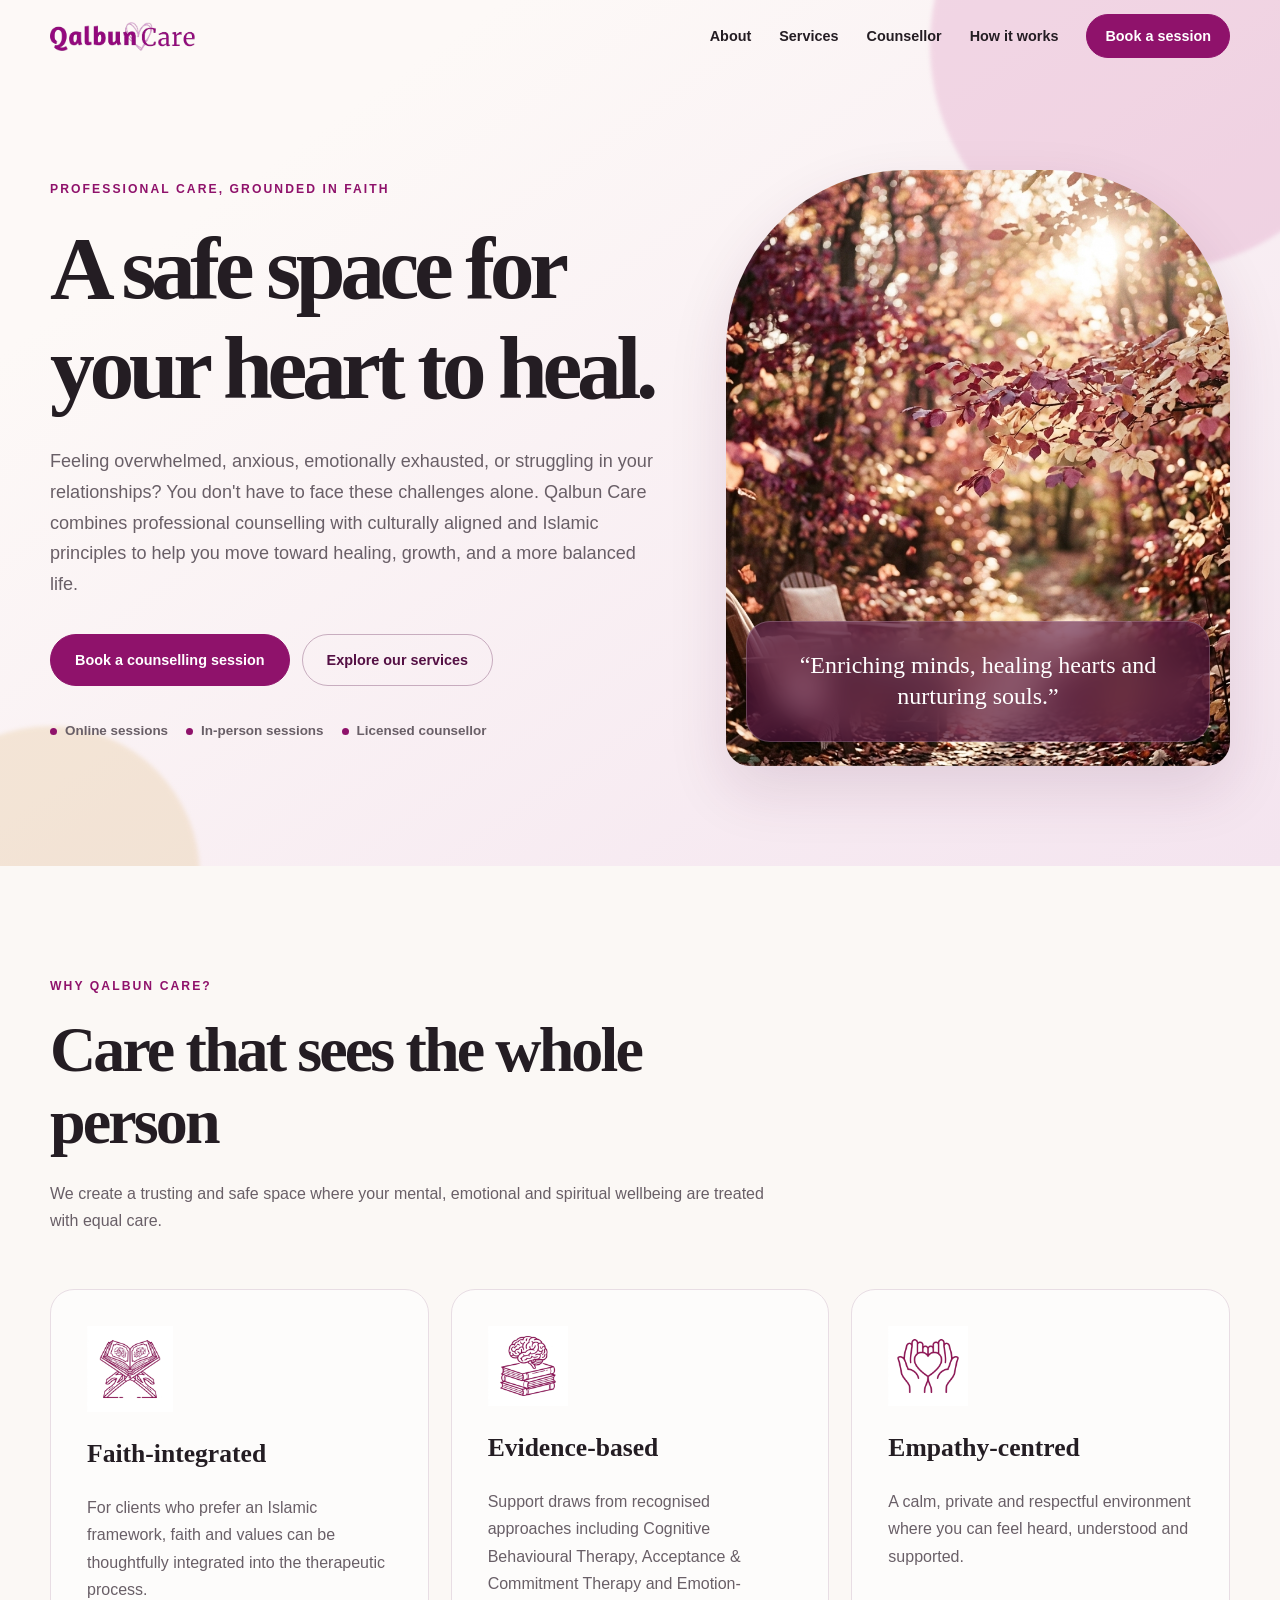
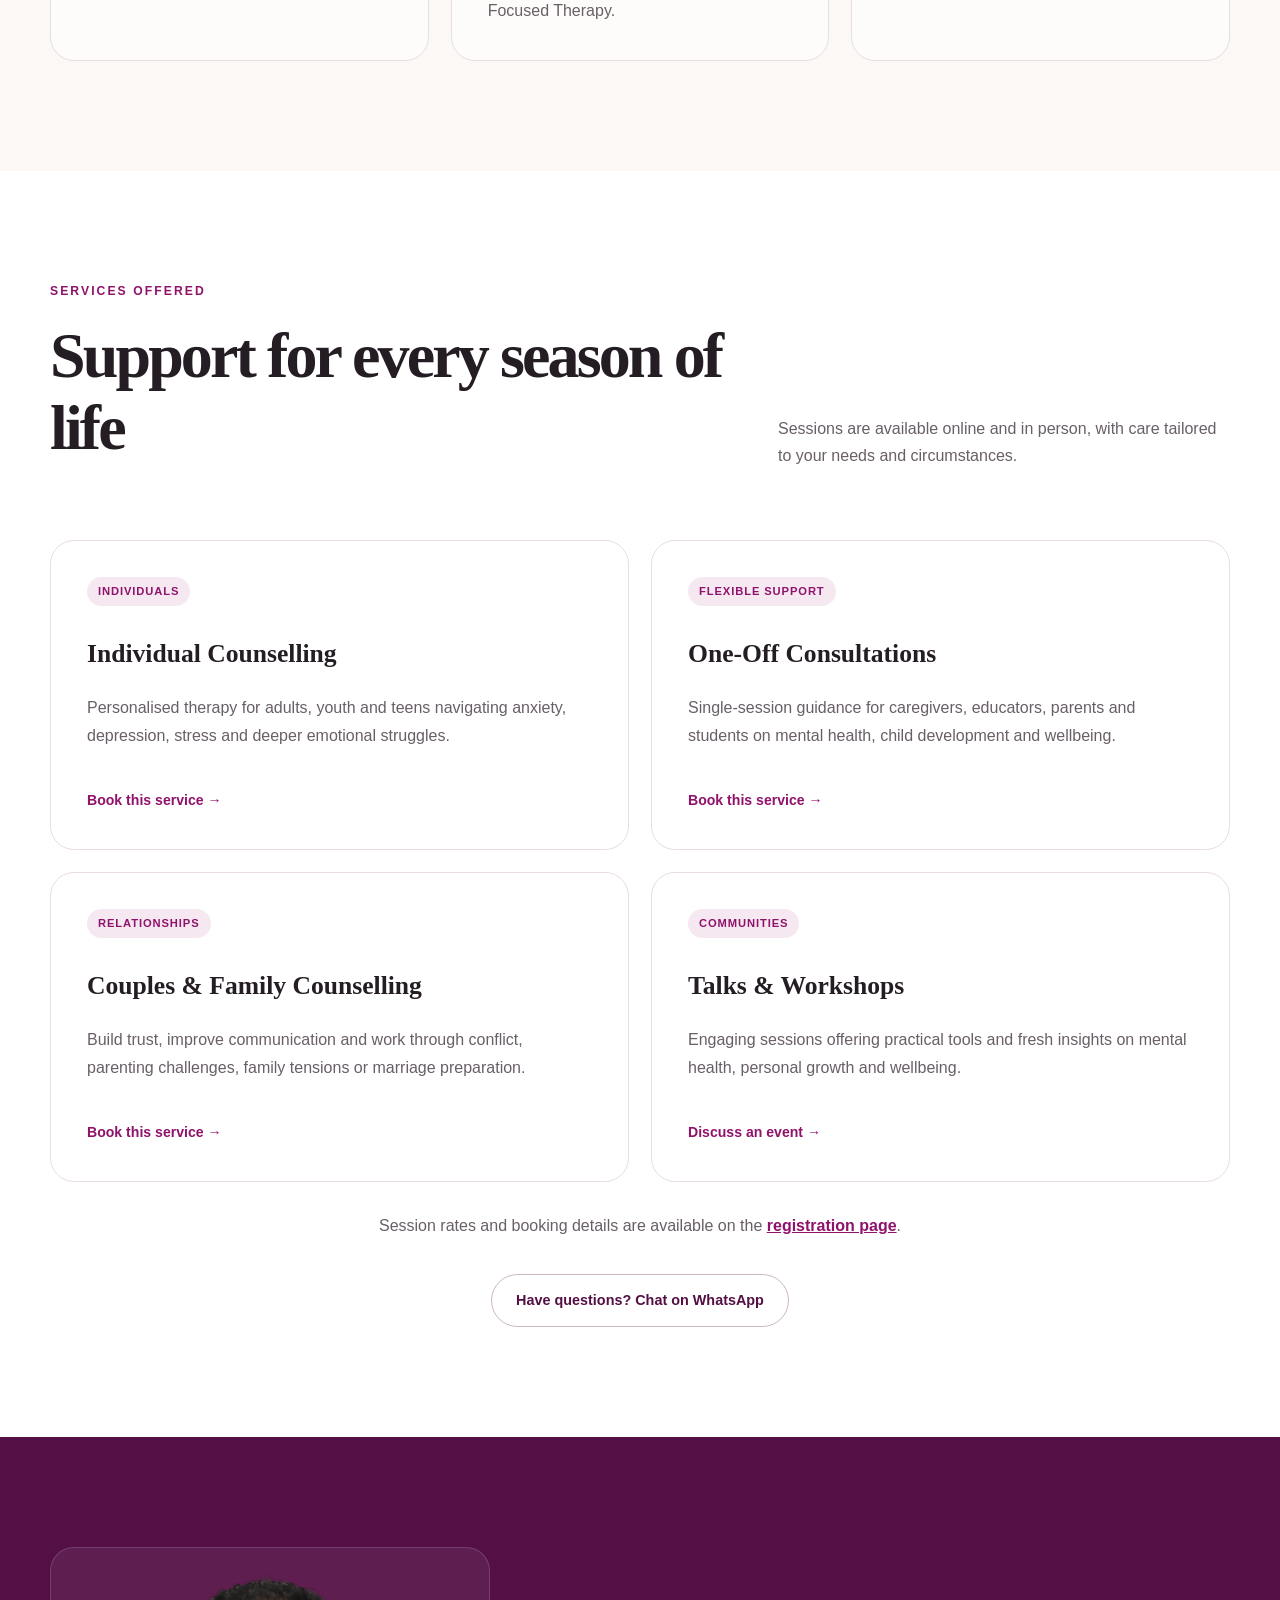
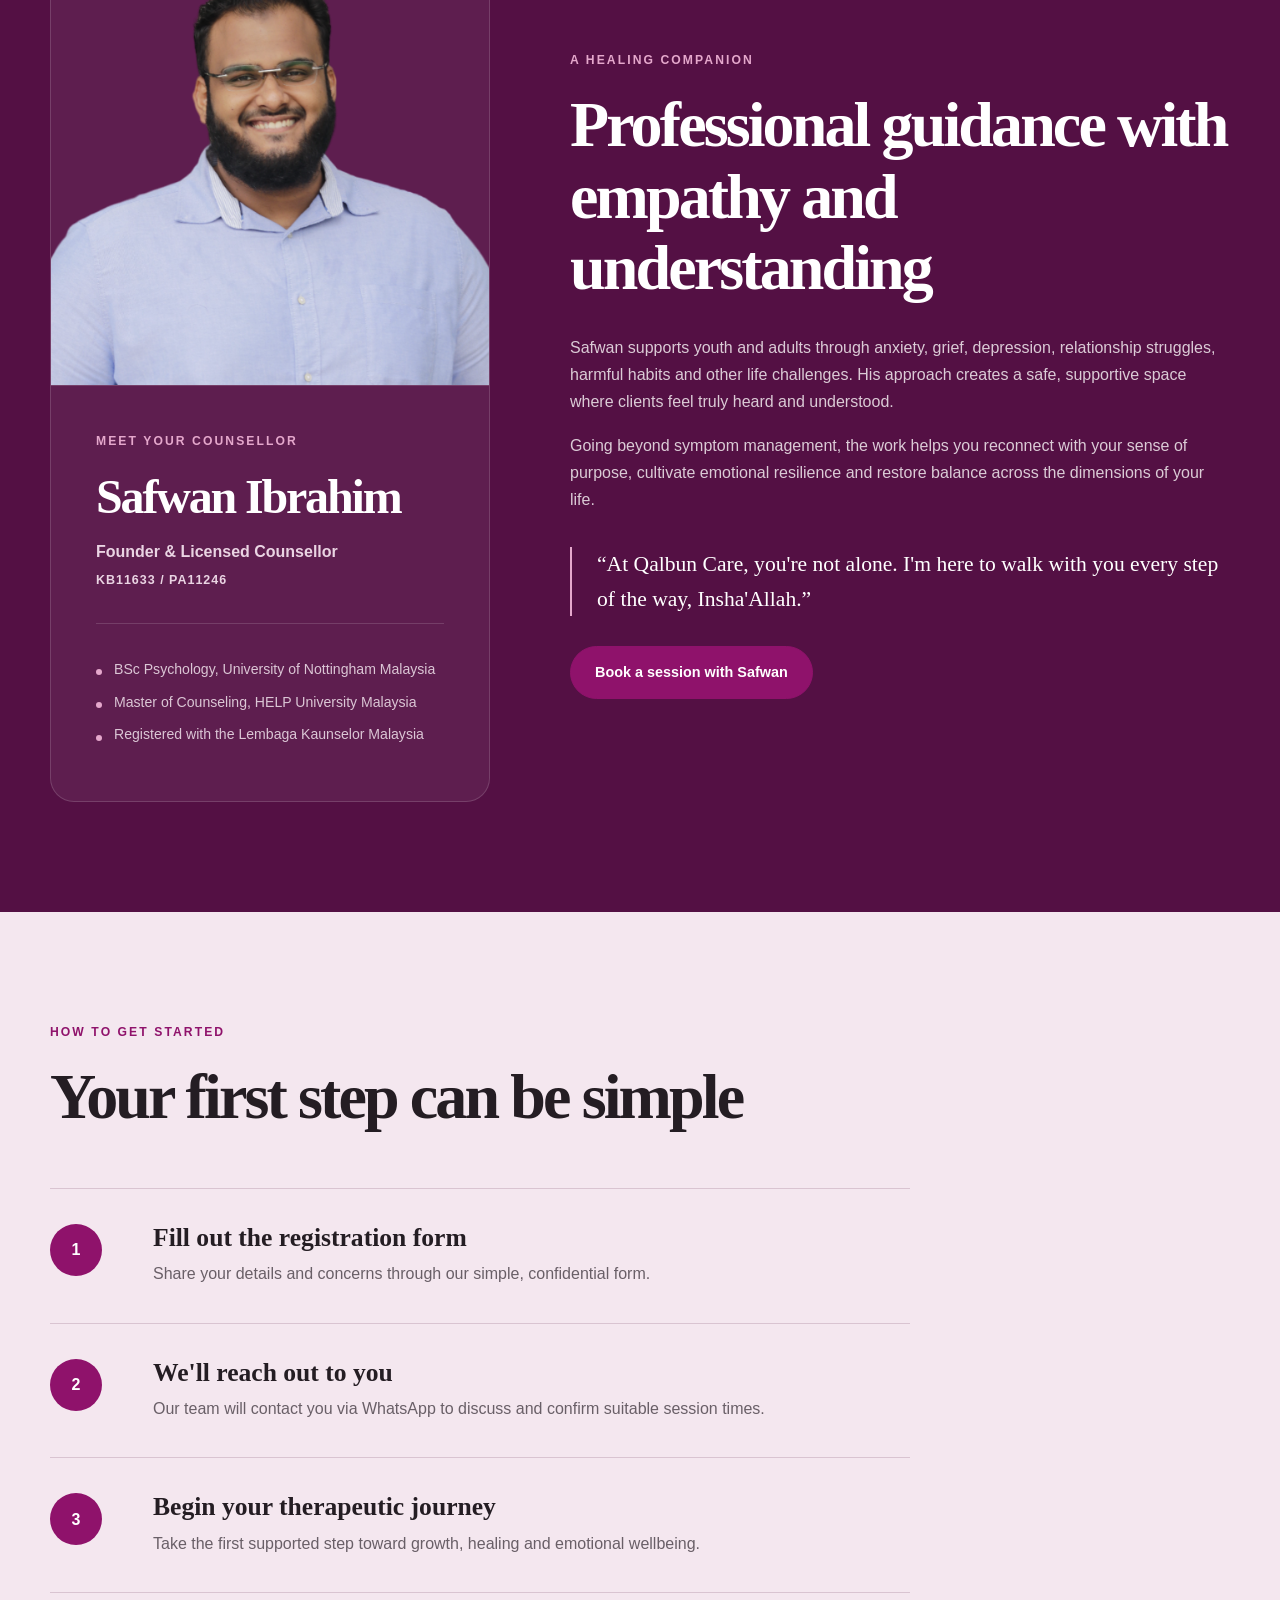
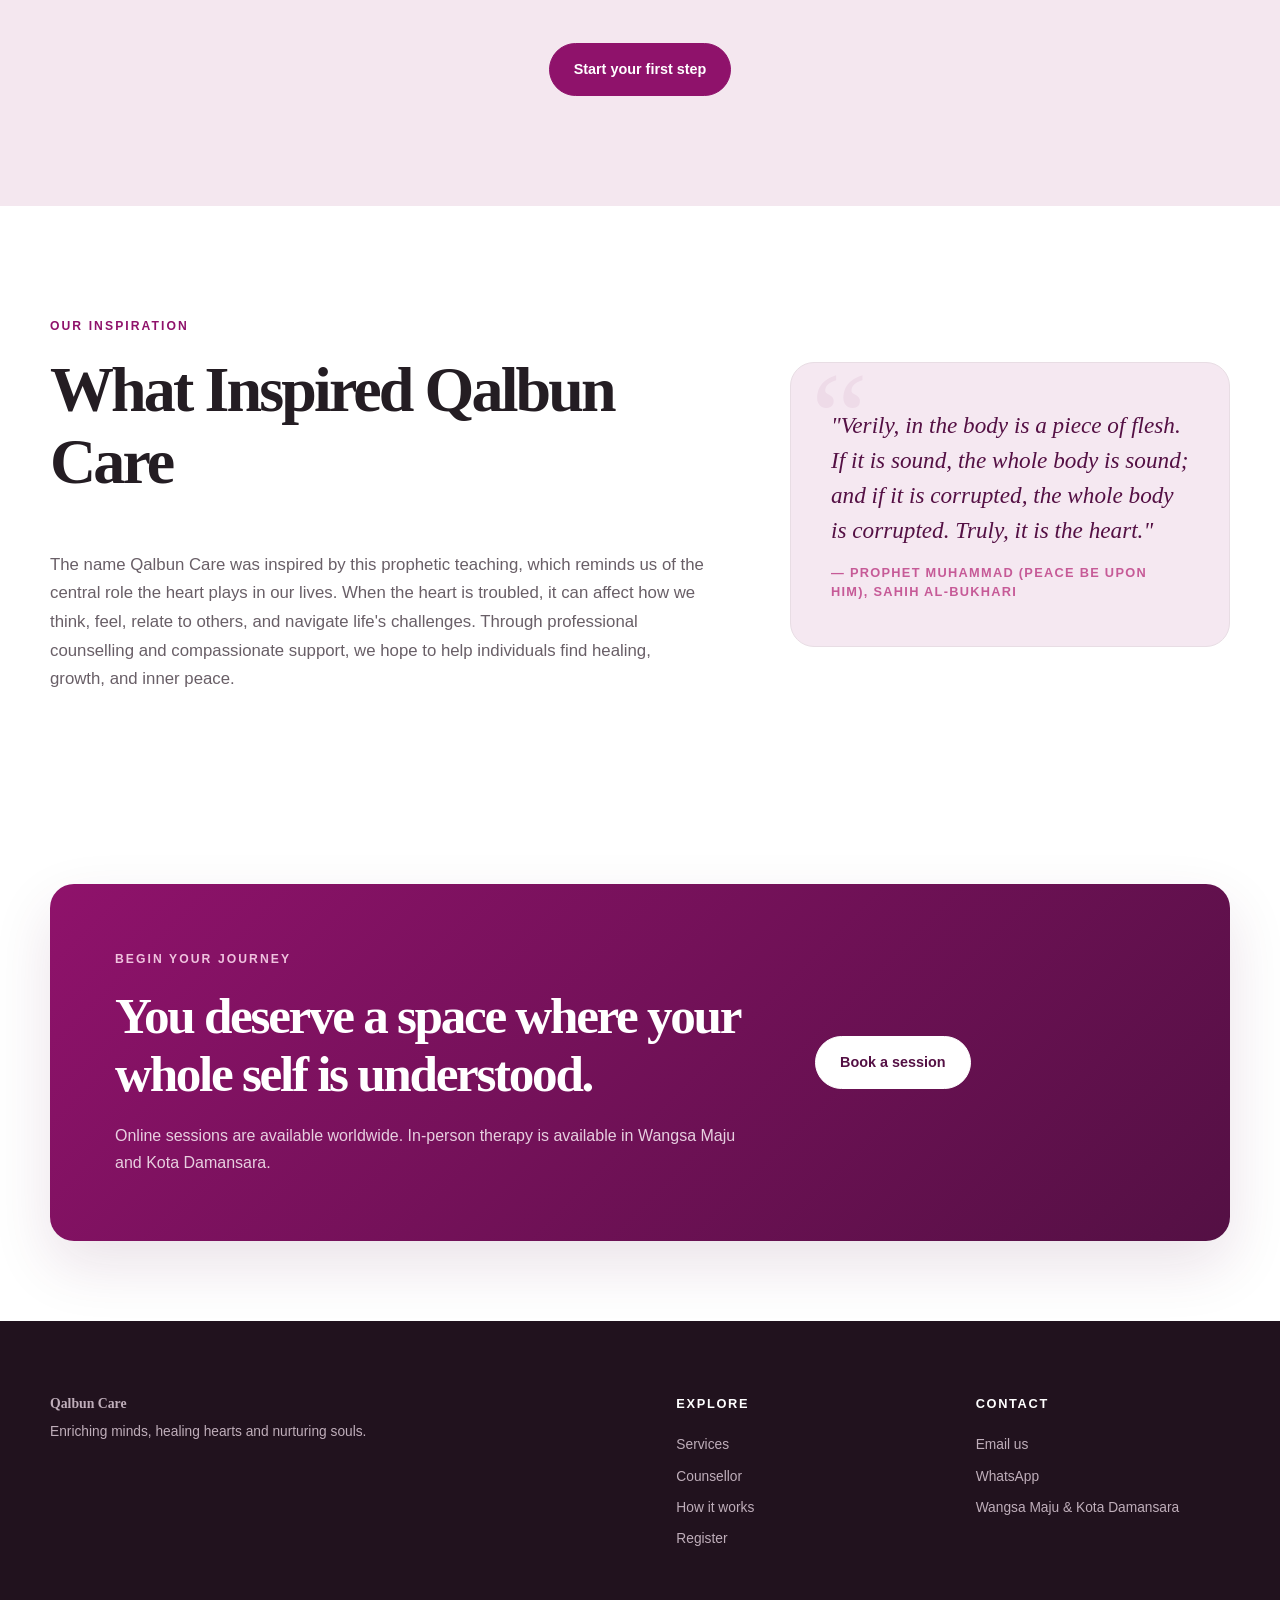
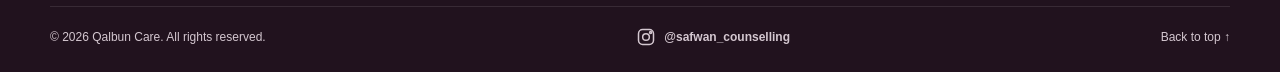
<file: index.html>
<!DOCTYPE html>
<html lang="en">
<head>
  <!-- Google tag (gtag.js) -->
  <script async src="https://www.googletagmanager.com/gtag/js?id=G-HJ6P9DCZQS"></script>
  <script>
    window.dataLayer = window.dataLayer || [];
    function gtag(){dataLayer.push(arguments);}
    gtag('js', new Date());

    gtag('config', 'G-HJ6P9DCZQS');
  </script>
  <meta charset="UTF-8">
  <meta name="viewport" content="width=device-width, initial-scale=1.0">
  <title>Qalbun Care Counselling</title>
  <meta name="description" content="Professional, culturally aligned and faith-integrated counselling for individuals, couples and families in Malaysia, online and in person.">
  <meta name="theme-color" content="#8f126b">
  <meta name="robots" content="index, follow">
  <link rel="canonical" href="https://qalbuncare.com/">
  <link rel="icon" href="assets/favicon.svg" type="image/svg+xml">
  <link rel="apple-touch-icon" href="assets/logo.png">
  <link rel="stylesheet" href="styles.css?v=2.4">
  <meta property="og:type" content="website">
  <meta property="og:title" content="Qalbun Care Counselling">
  <meta property="og:description" content="A safe, compassionate space for healing, growth and inner peace.">
  <meta property="og:url" content="https://qalbuncare.com/">
  <meta property="og:image" content="https://qalbuncare.com/assets/logo.png">
  <meta property="og:locale" content="en_MY">
  <meta name="twitter:card" content="summary_large_image">
  <script type="application/ld+json">
  {
    "@context": "https://schema.org",
    "@type": "ProfessionalService",
    "name": "Qalbun Care",
    "description": "Professional, culturally aligned and faith-integrated counselling services.",
    "url": "https://qalbuncare.com/",
    "email": "qalbun.care@outlook.com",
    "telephone": "+60174248783",
    "areaServed": "Malaysia",
    "founder": {
      "@type": "Person",
      "name": "Safwan Ibrahim",
      "jobTitle": "Founder & Licensed Counsellor"
    }
  }
  </script>
</head>
<body>
  <a class="skip-link" href="#main-content">Skip to main content</a>

  <header class="site-header" id="top">
    <div class="container nav-wrap">
      <a class="brand" href="#top" aria-label="Qalbun Care home">
        <img src="assets/logo.png" alt="Qalbun Care" width="397" height="79">
      </a>
      <button class="nav-toggle" type="button" aria-expanded="false" aria-controls="primary-nav">
        <span class="sr-only">Open navigation</span>
        <span></span><span></span><span></span>
      </button>
      <nav id="primary-nav" class="primary-nav" aria-label="Primary navigation">
        <a href="#about">About</a>
        <a href="#services">Services</a>
        <a href="#counsellor">Counsellor</a>
        <a href="#process">How it works</a>
        <a class="button button-small" href="register/">Book a session</a>
      </nav>
    </div>
  </header>

  <main id="main-content">
    <section class="hero">
      <div class="hero-orb hero-orb-one" aria-hidden="true"></div>
      <div class="hero-orb hero-orb-two" aria-hidden="true"></div>
      <div class="container hero-grid">
        <div class="hero-copy reveal">
          <p class="eyebrow">Professional care, grounded in faith</p>
          <h1>A safe space for your heart to heal.</h1>
          <p class="hero-text">Feeling overwhelmed, anxious, emotionally exhausted, or struggling in your relationships? You don't have to face these challenges alone. Qalbun Care combines professional counselling with culturally aligned and Islamic principles to help you move toward healing, growth, and a more balanced life.</p>
          <div class="hero-actions">
            <a class="button" href="register/">Book a counselling session</a>
            <a class="button button-ghost" href="#services">Explore our services</a>
          </div>
          <ul class="trust-list" aria-label="Service availability">
            <li>Online sessions</li>
            <li>In-person sessions</li>
            <li>Licensed counsellor</li>
          </ul>
        </div>
        <div class="hero-image-wrap reveal">
          <img class="hero-img" src="assets/hero-healing.png" alt="A serene landscape with warm light filtering through foliage" width="550" height="600">
          <div class="hero-image-quote">
            <p class="quote">&ldquo;Enriching minds, healing hearts and nurturing souls.&rdquo;</p>
          </div>
        </div>
      </div>
    </section>

    <section class="section values" id="about">
      <div class="container">
        <div class="section-heading reveal">
          <p class="eyebrow">Why Qalbun Care?</p>
          <h2>Care that sees the whole person</h2>
          <p>We create a trusting and safe space where your mental, emotional and spiritual wellbeing are treated with equal care.</p>
        </div>
        <div class="card-grid three">
          <article class="value-card reveal">
            <span class="icon" aria-hidden="true">
              <img src="assets/value-faith.png" alt="" width="86" height="86">
            </span>
            <h3>Faith-integrated</h3>
            <p>For clients who prefer an Islamic framework, faith and values can be thoughtfully integrated into the therapeutic process.</p>
          </article>
          <article class="value-card reveal">
            <span class="icon" aria-hidden="true">
              <img src="assets/value-evidence.png" alt="" width="80" height="80">
            </span>
            <h3>Evidence-based</h3>
            <p>Support draws from recognised approaches including Cognitive Behavioural Therapy, Acceptance & Commitment Therapy and Emotion-Focused Therapy.</p>
          </article>
          <article class="value-card reveal">
            <span class="icon" aria-hidden="true">
              <img src="assets/value-empathy.png" alt="" width="80" height="80">
            </span>
            <h3>Empathy-centred</h3>
            <p>A calm, private and respectful environment where you can feel heard, understood and supported.</p>
          </article>
        </div>
      </div>
    </section>

    <section class="section services" id="services">
      <div class="container">
        <div class="section-heading split-heading reveal">
          <div><p class="eyebrow">Services offered</p><h2>Support for every season of life</h2></div>
          <p>Sessions are available online and in person, with care tailored to your needs and circumstances.</p>
        </div>
        <div class="card-grid two">
          <article class="service-card reveal">
            <span class="service-tag">Individuals</span>
            <h3>Individual Counselling</h3>
            <p>Personalised therapy for adults, youth and teens navigating anxiety, depression, stress and deeper emotional struggles.</p>
            <a href="register/">Book this service <span aria-hidden="true">&rarr;</span></a>
          </article>
          <article class="service-card reveal">
            <span class="service-tag">Flexible support</span>
            <h3>One-Off Consultations</h3>
            <p>Single-session guidance for caregivers, educators, parents and students on mental health, child development and wellbeing.</p>
            <a href="register/">Book this service <span aria-hidden="true">&rarr;</span></a>
          </article>
          <article class="service-card reveal">
            <span class="service-tag">Relationships</span>
            <h3>Couples &amp; Family Counselling</h3>
            <p>Build trust, improve communication and work through conflict, parenting challenges, family tensions or marriage preparation.</p>
            <a href="register/">Book this service <span aria-hidden="true">&rarr;</span></a>
          </article>
          <article class="service-card reveal">
            <span class="service-tag">Communities</span>
            <h3>Talks &amp; Workshops</h3>
            <p>Engaging sessions offering practical tools and fresh insights on mental health, personal growth and wellbeing.</p>
            <a href="https://wa.link/rwqkhy" target="_blank" rel="noopener">Discuss an event <span aria-hidden="true">&rarr;</span></a>
          </article>
        </div>
        <p class="pricing-note">Session rates and booking details are available on the <a href="register/">registration page</a>.</p>
        <div class="services-cta reveal">
          <a class="button button-ghost" href="https://wa.link/rwqkhy" target="_blank" rel="noopener">Have questions? Chat on WhatsApp</a>
        </div>
      </div>
    </section>

    <section class="section counsellor" id="counsellor">
      <div class="container counsellor-grid">
        <div class="profile-panel reveal">
          <img class="profile-img" src="assets/safwan-qc.png" alt="Safwan Ibrahim">
          <div class="profile-details">
            <p class="eyebrow">Meet your counsellor</p>
            <h2>Safwan Ibrahim</h2>
            <p class="credential">Founder &amp; Licensed Counsellor<br><span>KB11633 / PA11246</span></p>
            <ul class="profile-facts">
              <li>BSc Psychology, University of Nottingham Malaysia</li>
              <li>Master of Counseling, HELP University Malaysia</li>
              <li>Registered with the Lembaga Kaunselor Malaysia</li>
            </ul>
          </div>
        </div>
        <div class="profile-copy reveal">
          <p class="eyebrow">A healing companion</p>
          <h2>Professional guidance with empathy and understanding</h2>
          <p>Safwan supports youth and adults through anxiety, grief, depression, relationship struggles, harmful habits and other life challenges. His approach creates a safe, supportive space where clients feel truly heard and understood.</p>
          <p>Going beyond symptom management, the work helps you reconnect with your sense of purpose, cultivate emotional resilience and restore balance across the dimensions of your life.</p>
          <blockquote>&ldquo;At Qalbun Care, you're not alone. I'm here to walk with you every step of the way, Insha'Allah.&rdquo;</blockquote>
          <div class="profile-cta">
            <a class="button" href="register/">Book a session with Safwan</a>
          </div>
        </div>
      </div>
    </section>

    <section class="section process" id="process">
      <div class="container">
        <div class="section-heading reveal">
          <p class="eyebrow">How to get started</p>
          <h2>Your first step can be simple</h2>
        </div>
        <ol class="steps">
          <li class="reveal"><span>1</span><div><h3>Fill out the registration form</h3><p>Share your details and concerns through our simple, confidential form.</p></div></li>
          <li class="reveal"><span>2</span><div><h3>We'll reach out to you</h3><p>Our team will contact you via WhatsApp to discuss and confirm suitable session times.</p></div></li>
          <li class="reveal"><span>3</span><div><h3>Begin your therapeutic journey</h3><p>Take the first supported step toward growth, healing and emotional wellbeing.</p></div></li>
        </ol>
        <div class="process-cta reveal">
          <a class="button" href="register/">Start your first step</a>
        </div>
      </div>
    </section>

    <section class="section philosophy" id="philosophy">
      <div class="container philosophy-grid">
        <div class="philosophy-copy reveal">
          <p class="eyebrow">Our Inspiration</p>
          <h2>What Inspired Qalbun Care</h2>
          <p>The name Qalbun Care was inspired by this prophetic teaching, which reminds us of the central role the heart plays in our lives. When the heart is troubled, it can affect how we think, feel, relate to others, and navigate life's challenges. Through professional counselling and compassionate support, we hope to help individuals find healing, growth, and inner peace.</p>
        </div>
        <div class="philosophy-quote-wrap reveal">
          <div class="philosophy-quote-card">
            <span class="quote-icon" aria-hidden="true">&ldquo;</span>
            <blockquote>
              "Verily, in the body is a piece of flesh. If it is sound, the whole body is sound; and if it is corrupted, the whole body is corrupted. Truly, it is the heart."
              <cite>&mdash; Prophet Muhammad (peace be upon him), Sahih al-Bukhari</cite>
            </blockquote>
          </div>
        </div>
      </div>
    </section>

    <section class="section cta" id="contact">
      <div class="container cta-inner reveal">
        <div>
          <p class="eyebrow">Begin your journey</p>
          <h2>You deserve a space where your whole self is understood.</h2>
          <p>Online sessions are available worldwide. In-person therapy is available in Wangsa Maju and Kota Damansara.</p>
        </div>
        <div class="cta-actions">
          <a class="button button-light" href="register/">Book a session</a>
     
        </div>
      </div>
    </section>
  </main>

  <footer class="site-footer">
    <div class="container footer-grid">
      <div><a class="footer-brand" href="#top">Qalbun Care</a><p>Enriching minds, healing hearts and nurturing souls.</p></div>
      <div><h2>Explore</h2><a href="#services">Services</a><a href="#counsellor">Counsellor</a><a href="#process">How it works</a><a href="register/">Register</a></div>
      <div><h2>Contact</h2><a href="mailto:qalbun.care@outlook.com">Email us</a><a href="https://wa.link/rwqkhy" target="_blank" rel="noopener">WhatsApp</a><p>Wangsa Maju &amp; Kota Damansara</p></div>
    </div>
    <div class="container footer-bottom"><p>&copy; <span id="year"></span> Qalbun Care. All rights reserved.</p><div class="footer-social">
        <a class="social-link" href="https://www.instagram.com/safwan_counselling/" target="_blank" rel="noopener" aria-label="Follow Qalbun Care on Instagram">
          <svg viewBox="0 0 24 24" aria-hidden="true" focusable="false">
            <rect x="3" y="3" width="18" height="18" rx="5"></rect>
            <circle cx="12" cy="12" r="4"></circle>
            <circle cx="17.5" cy="6.5" r="1.2"></circle>
          </svg>
          <span>@safwan_counselling</span>
        </a>
      </div><a href="#top">Back to top &uarr;</a></div>
  </footer>

  <script src="script.js"></script>
</body>
</html>
</file>
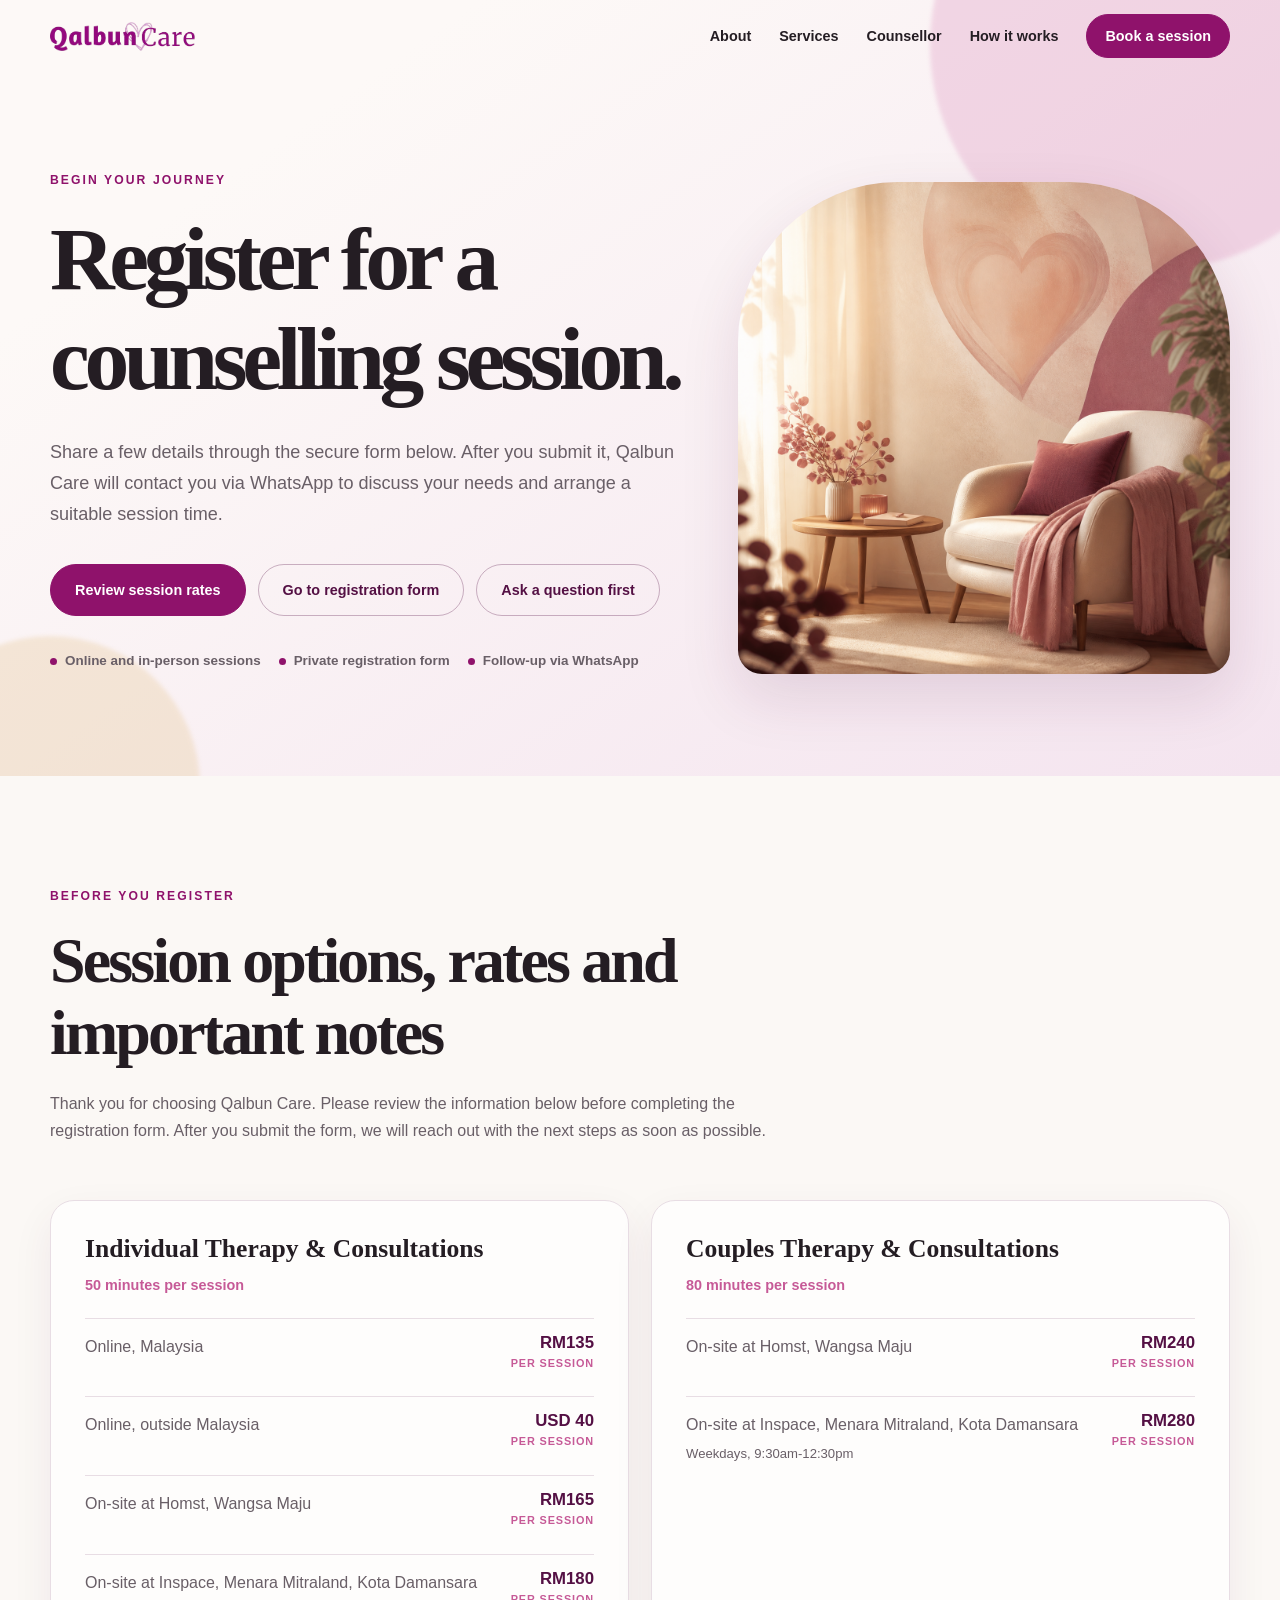
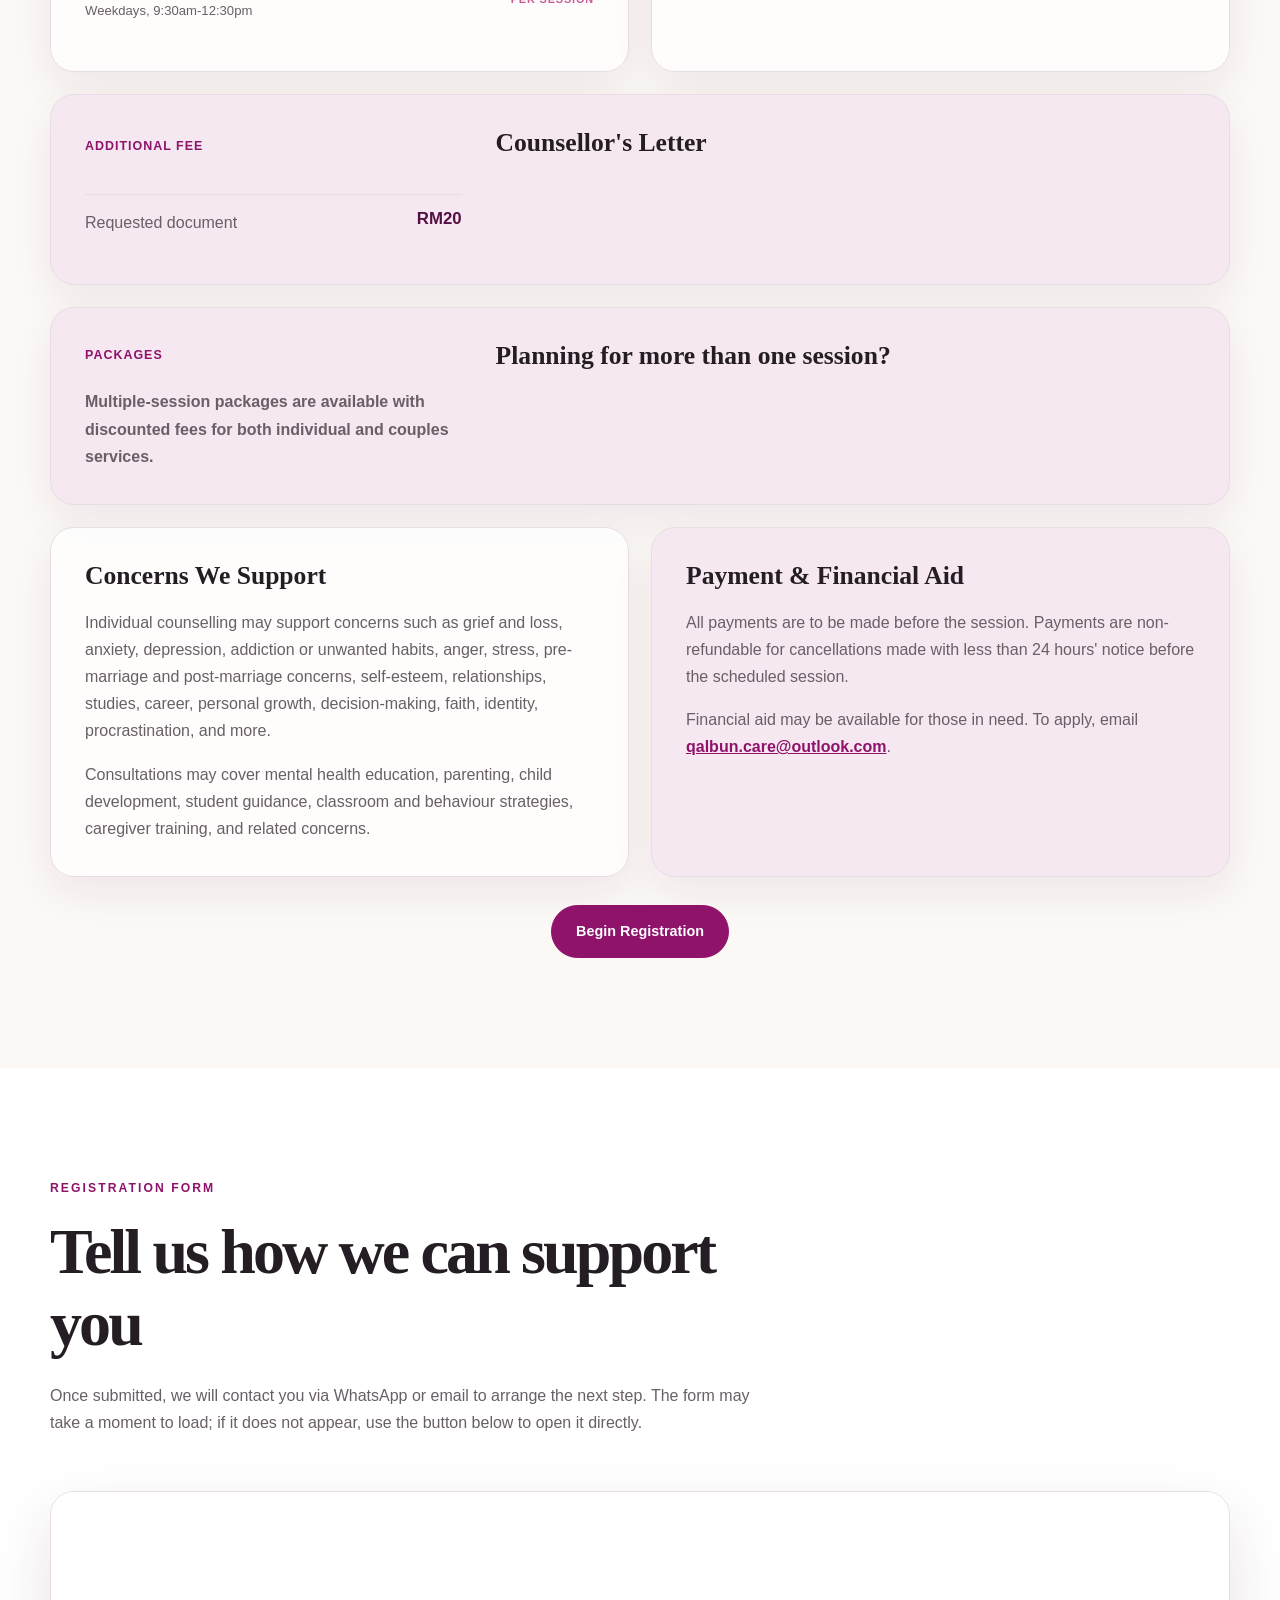
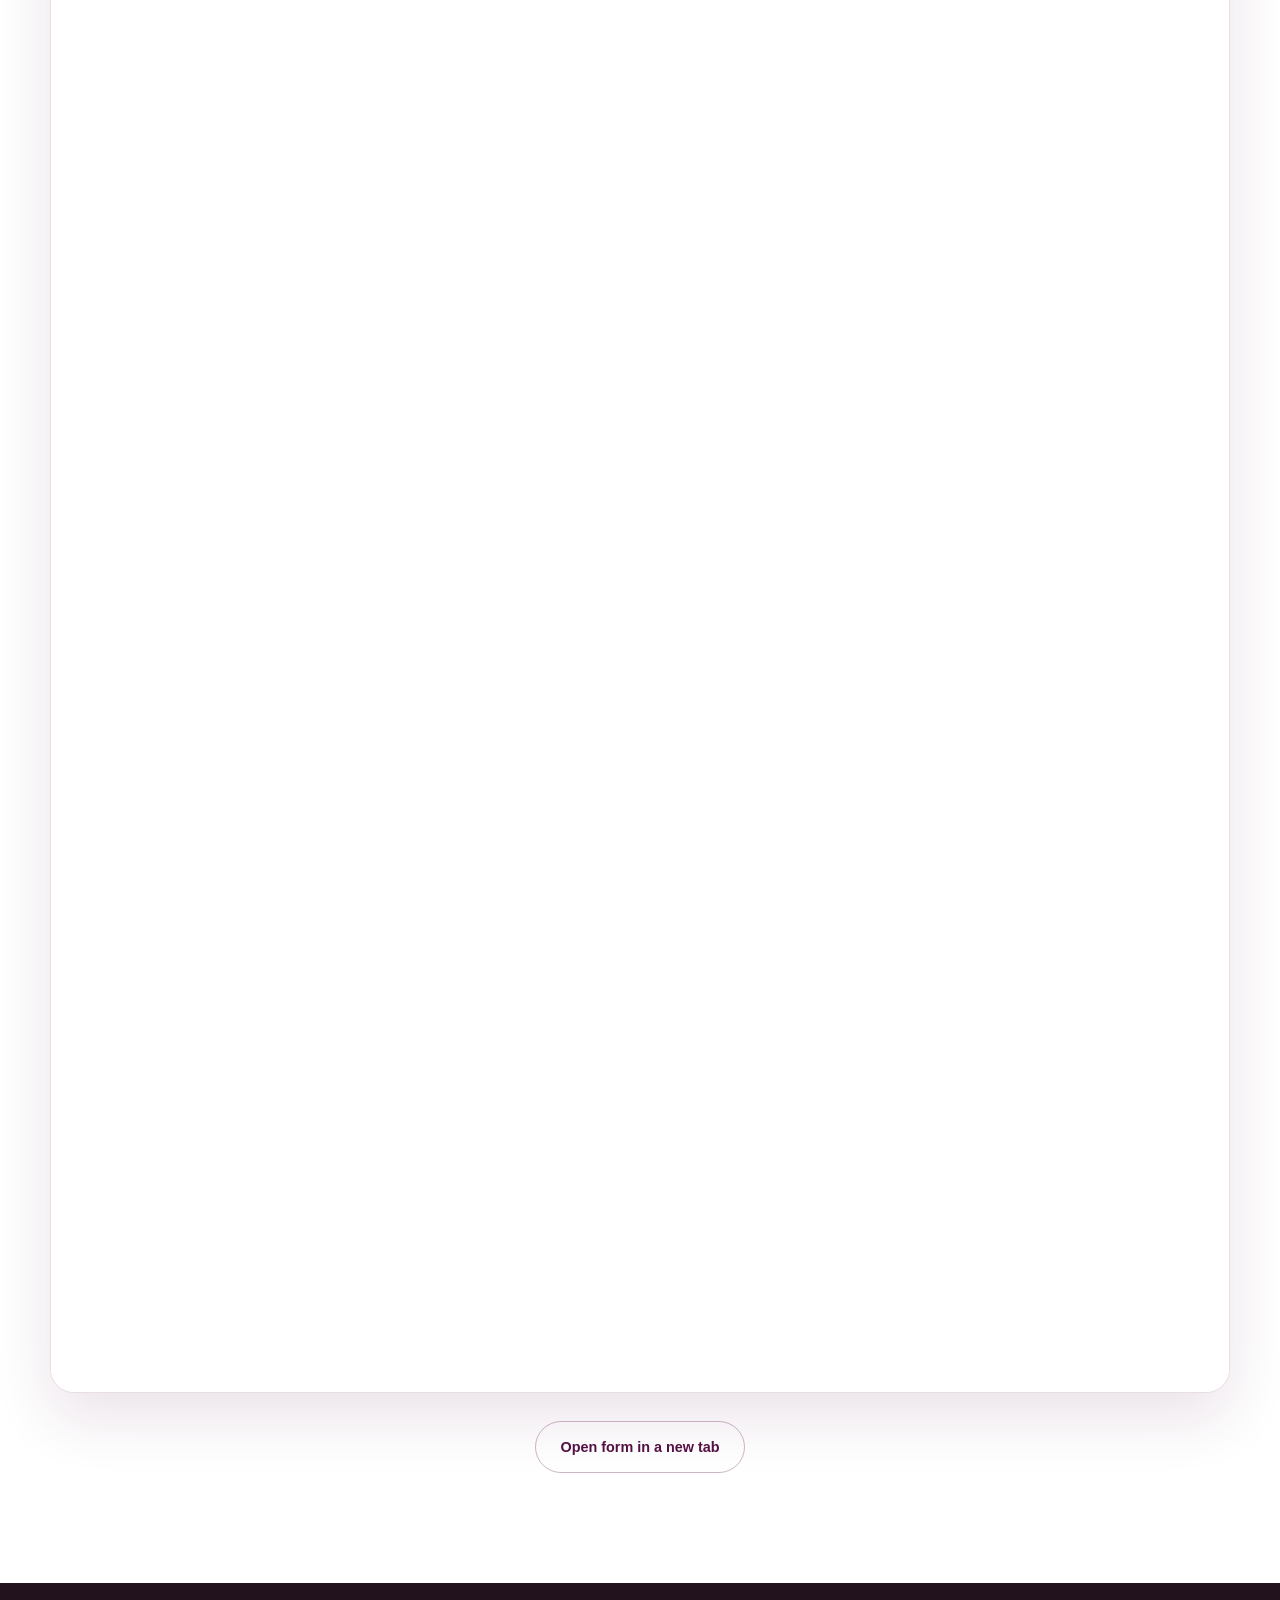
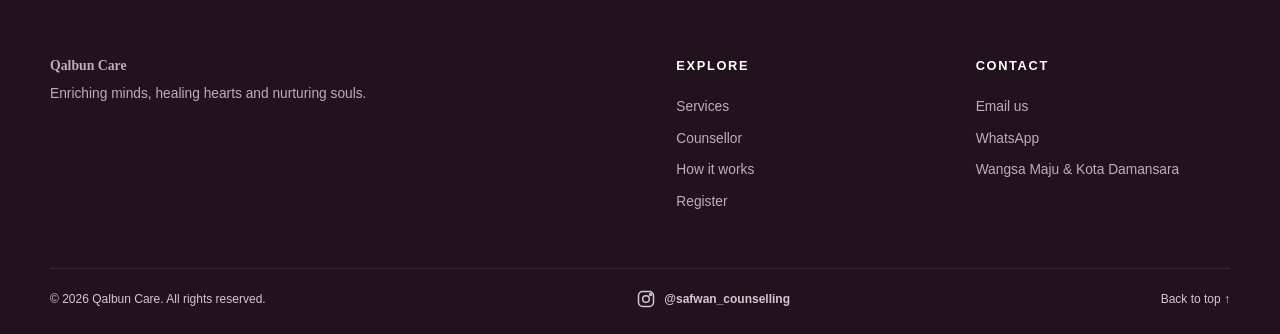
<file: register/index.html>
<!DOCTYPE html>
<html lang="en">
<head>
  <!-- Google tag (gtag.js) -->
  <script async src="https://www.googletagmanager.com/gtag/js?id=G-HJ6P9DCZQS"></script>
  <script>
    window.dataLayer = window.dataLayer || [];
    function gtag(){dataLayer.push(arguments);}
    gtag('js', new Date());

    gtag('config', 'G-HJ6P9DCZQS');
  </script>
  <meta charset="UTF-8">
  <meta name="viewport" content="width=device-width, initial-scale=1.0">
  <title>Register for Counselling | Qalbun Care</title>
  <meta name="description" content="Register for a Qalbun Care counselling session. Share your details through our secure registration form and we will contact you via WhatsApp.">
  <meta name="theme-color" content="#8f126b">
  <meta name="robots" content="index, follow">
  <link rel="canonical" href="https://www.qalbuncare.com/register">
  <link rel="icon" href="/assets/favicon.svg" type="image/svg+xml">
  <link rel="apple-touch-icon" href="/assets/logo.png">
  <link rel="stylesheet" href="/styles.css?v=2.4">
  <meta property="og:type" content="website">
  <meta property="og:title" content="Register for Counselling | Qalbun Care">
  <meta property="og:description" content="Begin your counselling journey with Qalbun Care through our secure registration form.">
  <meta property="og:url" content="https://www.qalbuncare.com/register">
  <meta property="og:image" content="https://qalbuncare.com/assets/logo.png">
  <meta property="og:locale" content="en_MY">
  <meta name="twitter:card" content="summary_large_image">
</head>
<body>
  <a class="skip-link" href="#main-content">Skip to main content</a>

  <header class="site-header" id="top">
    <div class="container nav-wrap">
      <a class="brand" href="/" aria-label="Qalbun Care home">
        <img src="/assets/logo.png" alt="Qalbun Care" width="397" height="79">
      </a>
      <button class="nav-toggle" type="button" aria-expanded="false" aria-controls="primary-nav">
        <span class="sr-only">Open navigation</span>
        <span></span><span></span><span></span>
      </button>
      <nav id="primary-nav" class="primary-nav" aria-label="Primary navigation">
        <a href="/#about">About</a>
        <a href="/#services">Services</a>
        <a href="/#counsellor">Counsellor</a>
        <a href="/#process">How it works</a>
        <a class="button button-small" href="#registration-form">Book a session</a>
      </nav>
    </div>
  </header>

  <main id="main-content">
    <section class="hero register-hero">
      <div class="hero-orb hero-orb-one" aria-hidden="true"></div>
      <div class="hero-orb hero-orb-two" aria-hidden="true"></div>
      <div class="container register-hero-grid">
        <div class="register-shell reveal">
          <p class="eyebrow">Begin your journey</p>
          <h1>Register for a counselling session.</h1>
          <p class="hero-text">Share a few details through the secure form below. After you submit it, Qalbun Care will contact you via WhatsApp to discuss your needs and arrange a suitable session time.</p>
          <div class="hero-actions">
            <a class="button" href="#before-register">Review session rates</a>
            <a class="button button-ghost" href="#registration-form">Go to registration form</a>
            <a class="button button-ghost" href="https://wa.link/rwqkhy" target="_blank" rel="noopener">Ask a question first</a>
          </div>
          <ul class="trust-list" aria-label="Registration notes">
            <li>Online and in-person sessions</li>
            <li>Private registration form</li>
            <li>Follow-up via WhatsApp</li>
          </ul>
        </div>
        <div class="register-hero-image-wrap reveal">
          <img class="register-hero-img" src="/assets/register-hero.png" alt="A calm counselling room with soft natural light, a comfortable chair and warm rose accents" width="1024" height="1024">
        </div>
      </div>
    </section>
    <section class="section register-info" id="before-register">
      <div class="container">
        <div class="section-heading reveal">
          <p class="eyebrow">Before you register</p>
          <h2>Session options, rates and important notes</h2>
          <p>Thank you for choosing Qalbun Care. Please review the information below before completing the registration form. After you submit the form, we will reach out with the next steps as soon as possible.</p>
        </div>

        <div class="rate-grid">
          <article class="rate-card reveal">
            <h3>Individual Therapy &amp; Consultations</h3>
            <p class="rate-duration">50 minutes per session</p>
            <ul class="rate-list">
              <li><span>Online, Malaysia</span><strong>RM135<span class="rate-unit">Per Session</span></strong></li>
              <li><span>Online, outside Malaysia</span><strong>USD 40<span class="rate-unit">Per Session</span></strong></li>
              <li><span>On-site at Homst, Wangsa Maju</span><strong>RM165<span class="rate-unit">Per Session</span></strong></li>
              <li><span>On-site at Inspace, Menara Mitraland, Kota Damansara<br><em>Weekdays, 9:30am-12:30pm</em></span><strong>RM180<span class="rate-unit">Per Session</span></strong></li>
            </ul>
          </article>

          <article class="rate-card reveal">
            <h3>Couples Therapy &amp; Consultations</h3>
            <p class="rate-duration">80 minutes per session</p>
            <ul class="rate-list">
              <li><span>On-site at Homst, Wangsa Maju</span><strong>RM240<span class="rate-unit">Per Session</span></strong></li>
              <li><span>On-site at Inspace, Menara Mitraland, Kota Damansara<br><em>Weekdays, 9:30am-12:30pm</em></span><strong>RM280<span class="rate-unit">Per Session</span></strong></li>
            </ul>
          </article>

          <article class="rate-card add-on-card reveal">
            <p class="rate-label">Additional fee</p>
            <h3>Counsellor's Letter</h3>
            <ul class="rate-list">
              <li><span>Requested document</span><strong>RM20</strong></li>
            </ul>
          </article>
          <div class="rate-card package-card reveal">
            <p class="rate-label">Packages</p>
            <h3>Planning for more than one session?</h3>
            <p class="rate-note">Multiple-session packages are available with discounted fees for both individual and couples services.</p>
          </div>
        </div>

        <div class="info-grid">
          <article class="info-card reveal">
            <h3>Concerns We Support</h3>
            <p>Individual counselling may support concerns such as grief and loss, anxiety, depression, addiction or unwanted habits, anger, stress, pre-marriage and post-marriage concerns, self-esteem, relationships, studies, career, personal growth, decision-making, faith, identity, procrastination, and more.</p>
            <p>Consultations may cover mental health education, parenting, child development, student guidance, classroom and behaviour strategies, caregiver training, and related concerns.</p>
          </article>

          <article class="info-card highlight reveal">
            <h3>Payment &amp; Financial Aid</h3>
            <p>All payments are to be made before the session. Payments are non-refundable for cancellations made with less than 24 hours' notice before the scheduled session.</p>
            <p>Financial aid may be available for those in need. To apply, email <a href="mailto:qalbun.care@outlook.com">qalbun.care@outlook.com</a>.</p>
          </article>
        </div>
        <div class="pricing-actions reveal">
          <a class="button" href="#registration-form">Begin Registration</a>
        </div>
      </div>
    </section>

    <section class="section register-section" id="registration-form">
      <div class="container">
        <div class="section-heading reveal">
          <p class="eyebrow">Registration form</p>
          <h2>Tell us how we can support you</h2>
          <p>Once submitted, we will contact you via WhatsApp or email to arrange the next step. The form may take a moment to load; if it does not appear, use the button below to open it directly.</p>
        </div>
        <div class="form-panel reveal">
          <iframe
            title="Qalbun Care counselling registration form"
            src="https://forms.office.com/r/81DGypPAB1?embed=true"
            width="100%"
            height="1500"
            frameborder="0"
            marginwidth="0"
            marginheight="0">
            Loading registration form...
          </iframe>
        </div>
        <div class="register-actions reveal">
          <a class="button button-ghost" href="https://forms.office.com/r/81DGypPAB1" target="_blank" rel="noopener">Open form in a new tab</a>
        </div>
      </div>
    </section>
  </main>

  <footer class="site-footer">
    <div class="container footer-grid">
      <div><a class="footer-brand" href="/">Qalbun Care</a><p>Enriching minds, healing hearts and nurturing souls.</p></div>
      <div><h2>Explore</h2><a href="/#services">Services</a><a href="/#counsellor">Counsellor</a><a href="/#process">How it works</a><a href="/register/">Register</a></div>
      <div><h2>Contact</h2><a href="mailto:qalbun.care@outlook.com">Email us</a><a href="https://wa.link/rwqkhy" target="_blank" rel="noopener">WhatsApp</a><p>Wangsa Maju &amp; Kota Damansara</p></div>
    </div>
    <div class="container footer-bottom"><p>&copy; <span id="year"></span> Qalbun Care. All rights reserved.</p><div class="footer-social">
        <a class="social-link" href="https://www.instagram.com/safwan_counselling/" target="_blank" rel="noopener" aria-label="Follow Qalbun Care on Instagram">
          <svg viewBox="0 0 24 24" aria-hidden="true" focusable="false">
            <rect x="3" y="3" width="18" height="18" rx="5"></rect>
            <circle cx="12" cy="12" r="4"></circle>
            <circle cx="17.5" cy="6.5" r="1.2"></circle>
          </svg>
          <span>@safwan_counselling</span>
        </a>
      </div><a href="#top">Back to top &uarr;</a></div>
  </footer>

  <script src="/script.js"></script>
</body>
</html>
</file>
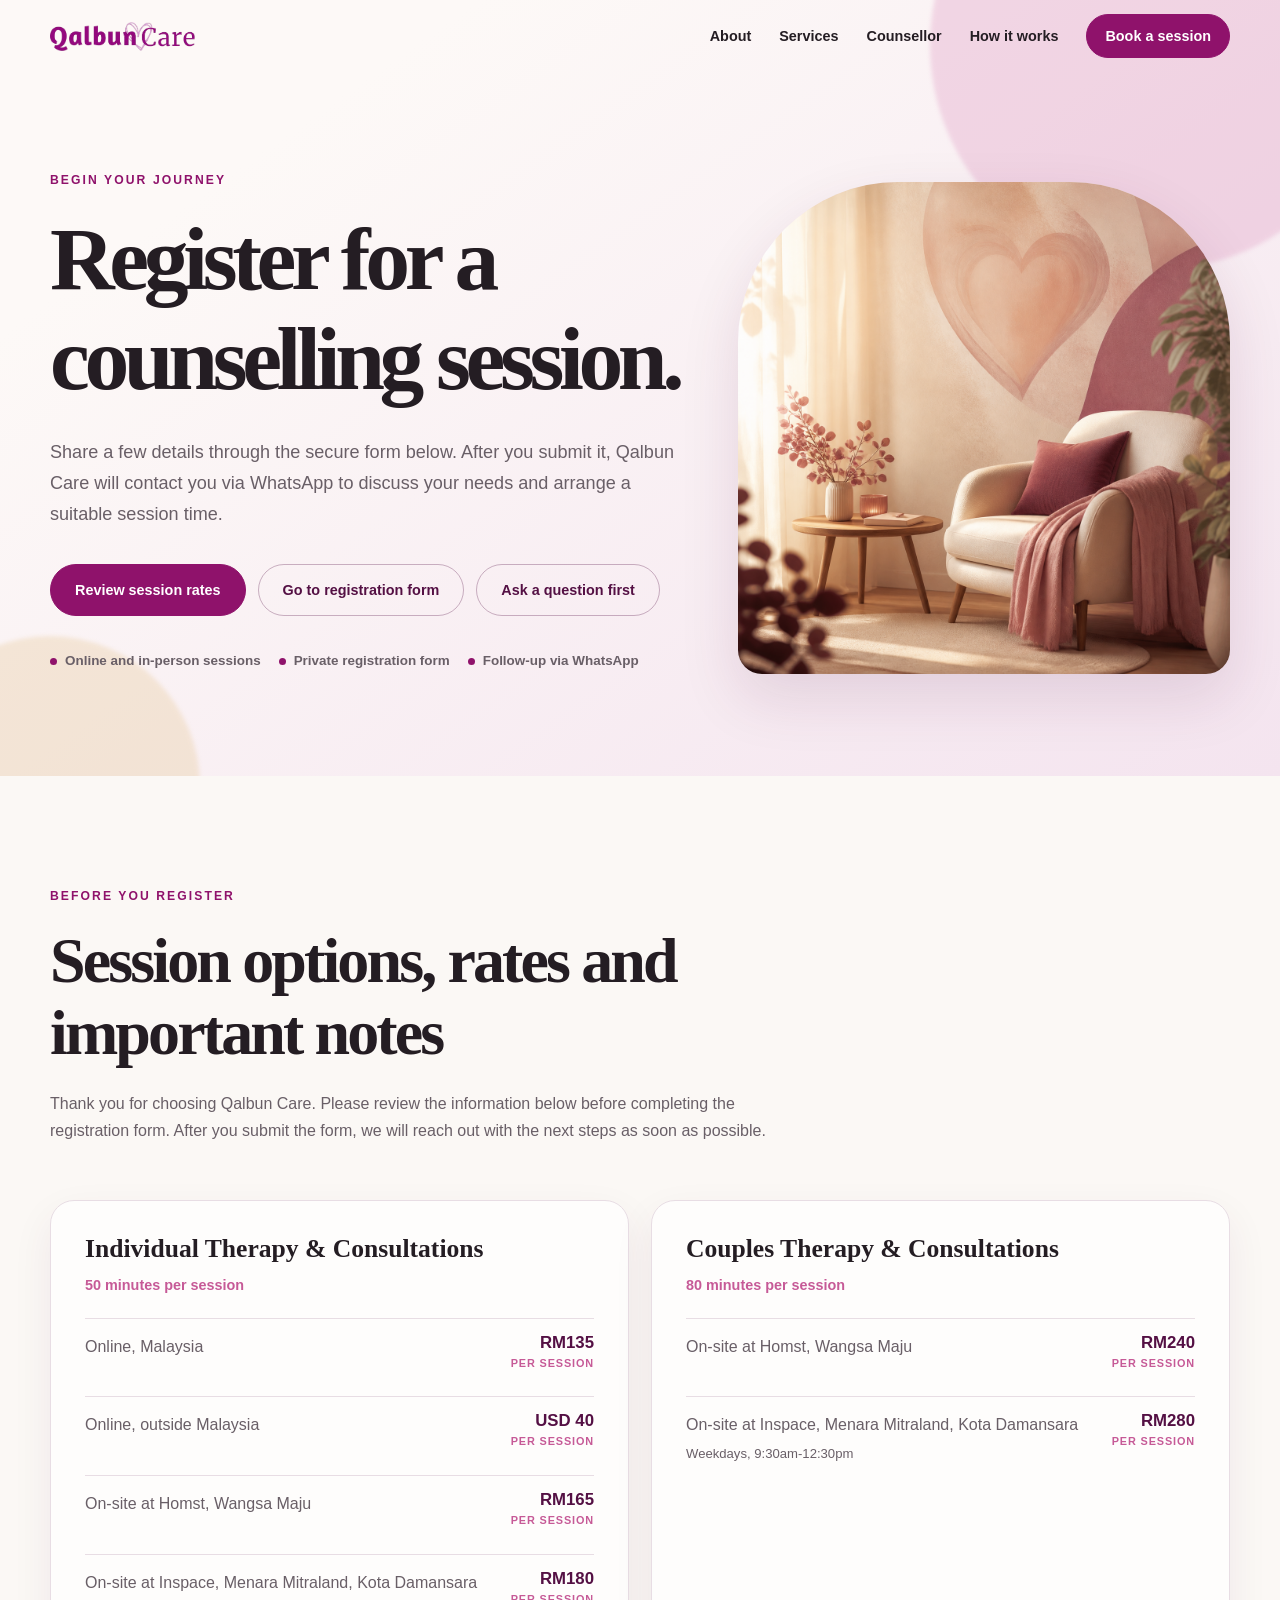
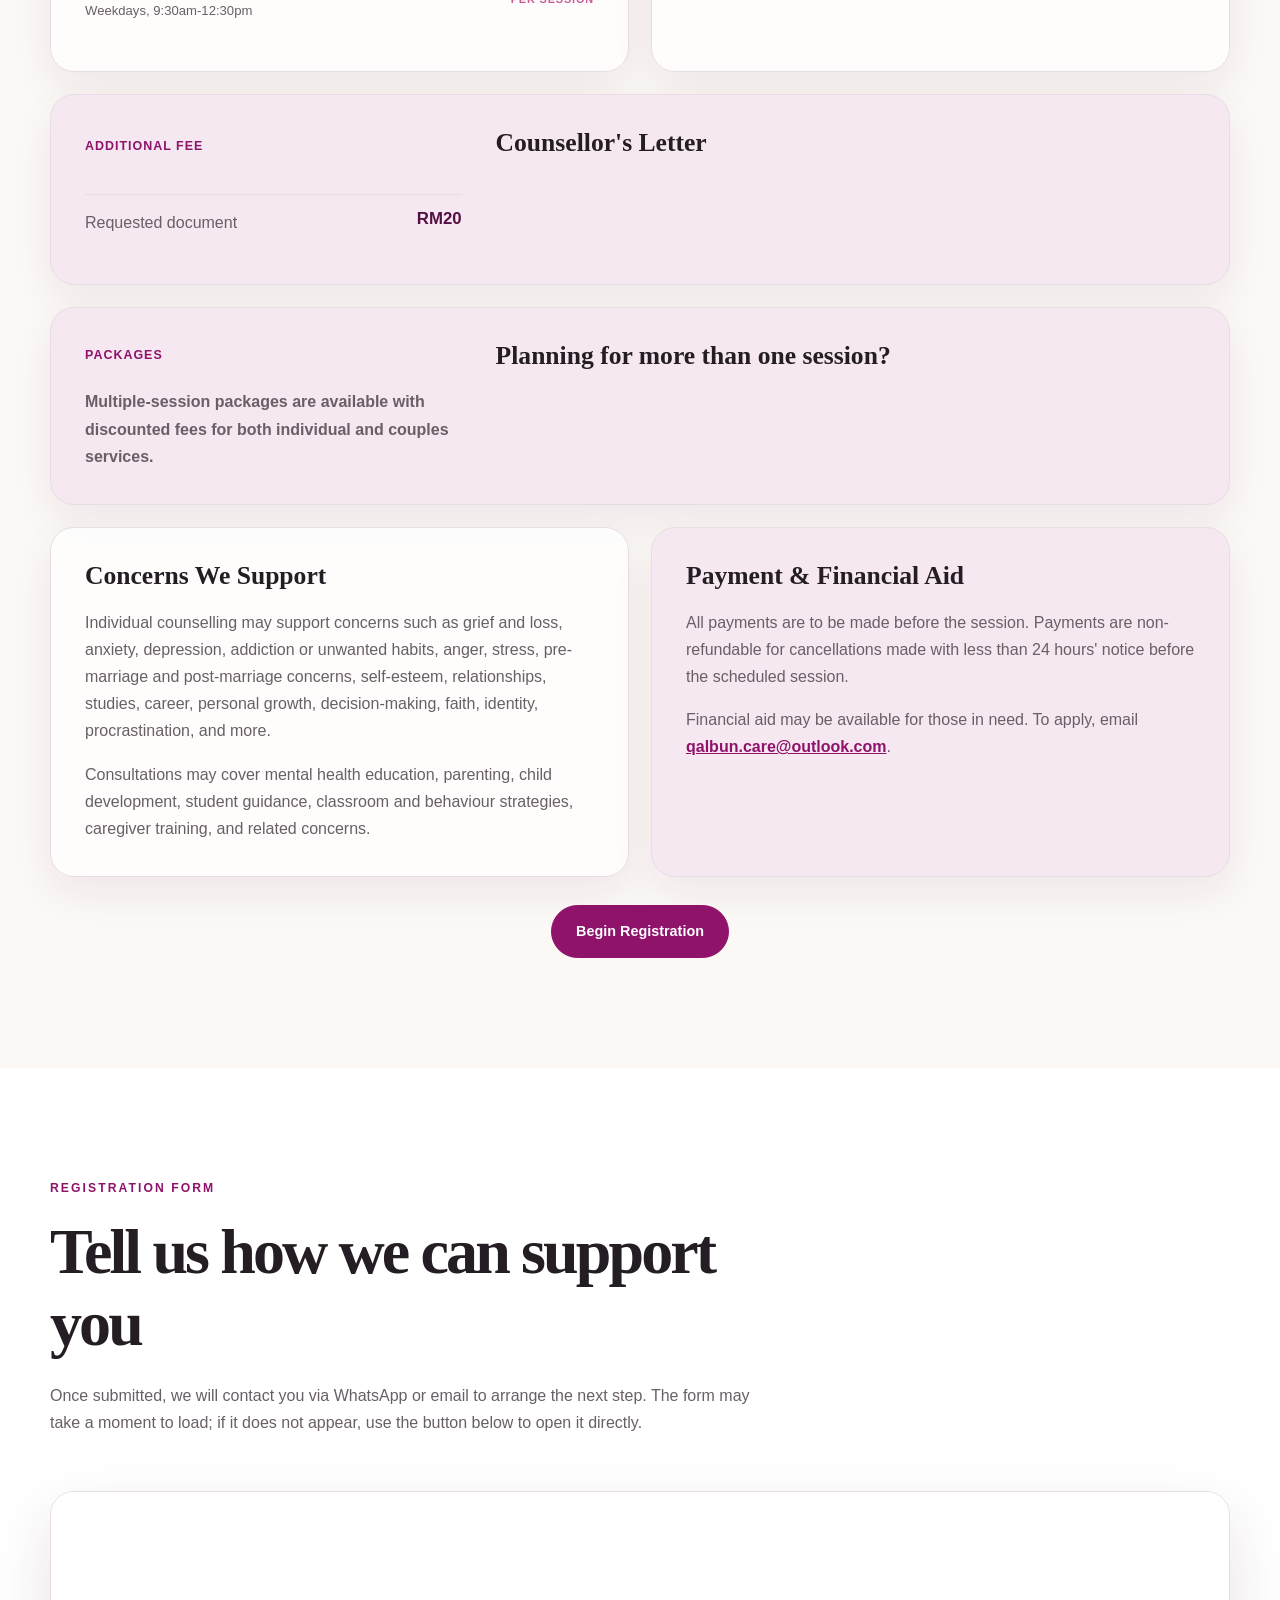
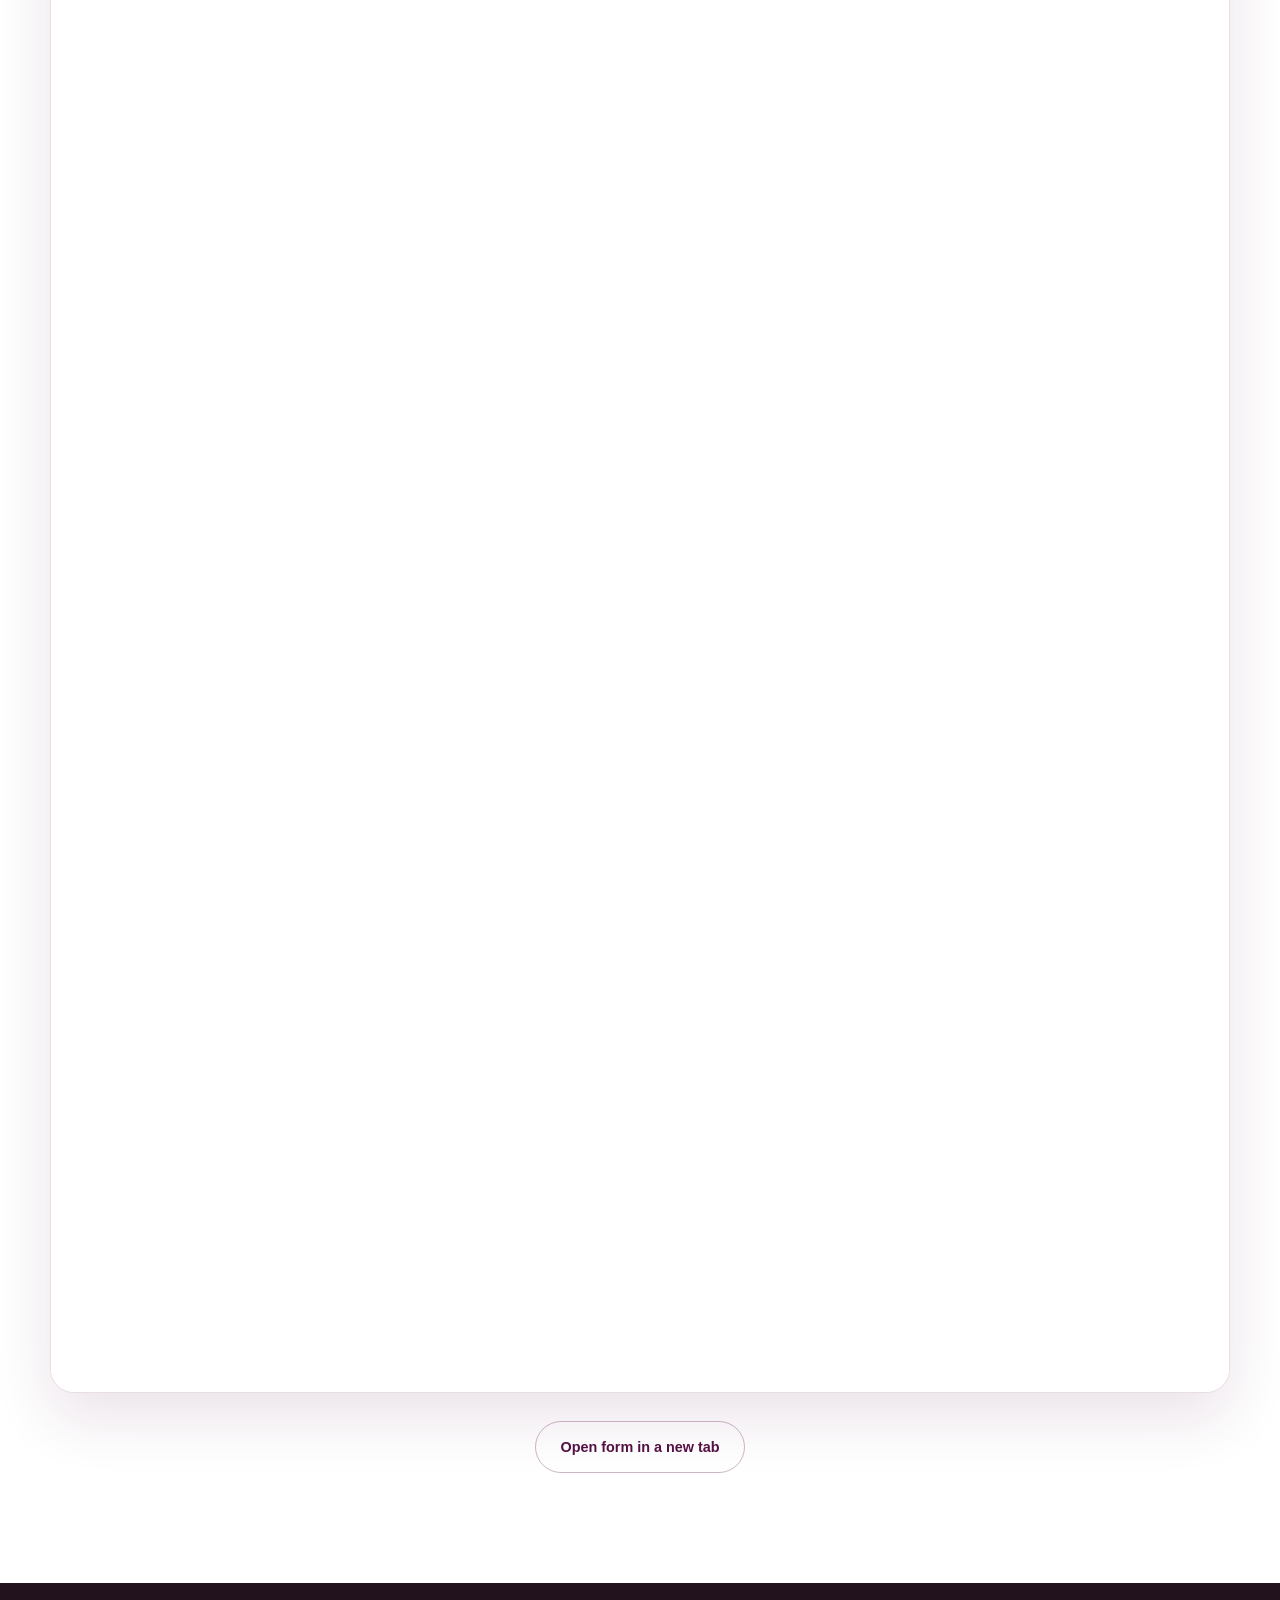
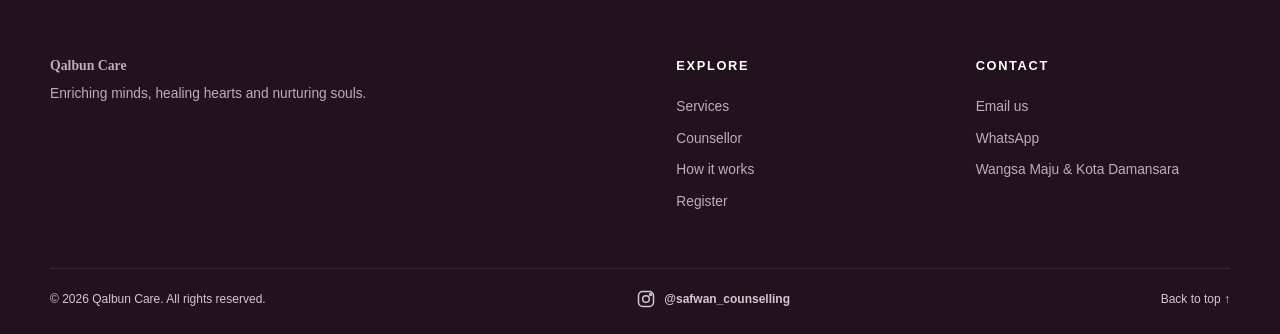
<file: register.html>
<!DOCTYPE html>
<html lang="en">
<head>
  <meta charset="UTF-8">
  <meta name="viewport" content="width=device-width, initial-scale=1.0">
  <title>Redirecting to Register | Qalbun Care</title>
  <link rel="canonical" href="https://www.qalbuncare.com/register">
  <meta http-equiv="refresh" content="0; url=/register/">
  <script>window.location.replace("/register/");</script>
</head>
<body>
  <p>Redirecting to <a href="/register/">the registration page</a>.</p>
</body>
</html>
</file>
<file: styles.css>
/* Qalbun Care: lightweight, responsive, and framework-free */
:root {
  --berry: #8f126b;
  --berry-dark: #541044;
  --berry-light: #f5e8f1;
  --rose: #c65a97;
  --ink: #241d23;
  --muted: #695f67;
  --cream: #fbf8f5;
  --white: #fff;
  --line: #e8dde4;
  --shadow: 0 24px 60px rgba(84, 16, 68, .12);
  --radius: 24px;
  --max: 1180px;
}

* { box-sizing: border-box; }
html { scroll-behavior: smooth; }
body { margin: 0; color: var(--ink); background: var(--cream); font: 400 1rem/1.7 Arial, Helvetica, sans-serif; }
body.nav-open { overflow: hidden; }
img, svg { display: block; max-width: 100%; }
a { color: inherit; }
button, a { -webkit-tap-highlight-color: transparent; }
h1, h2, h3, p { margin-top: 0; }
h1, h2, h3 { font-family: Georgia, "Times New Roman", serif; line-height: 1.12; }
h1 { max-width: 760px; font-size: clamp(3rem, 7vw, 6.5rem); letter-spacing: -.06em; }
h2 { font-size: clamp(2.3rem, 5vw, 4.5rem); letter-spacing: -.045em; }
h3 { font-size: 1.6rem; }
.container { width: min(calc(100% - 40px), var(--max)); margin-inline: auto; }
.section { padding: 110px 0; }
.eyebrow { margin-bottom: 18px; color: var(--berry); font-size: .76rem; font-weight: 800; letter-spacing: .17em; text-transform: uppercase; }
.sr-only { position: absolute; width: 1px; height: 1px; padding: 0; margin: -1px; overflow: hidden; clip: rect(0,0,0,0); white-space: nowrap; border: 0; }
.skip-link { position: fixed; z-index: 1000; top: 12px; left: 12px; padding: 10px 16px; color: white; background: var(--berry-dark); transform: translateY(-150%); }
.skip-link:focus { transform: translateY(0); }

.site-header { position: fixed; z-index: 100; inset: 0 0 auto; padding: 14px 0; border-bottom: 1px solid transparent; transition: .25s ease; }
.site-header.scrolled { background: rgba(251,248,245,.94); border-color: var(--line); backdrop-filter: blur(16px); }
.nav-wrap, .primary-nav { display: flex; align-items: center; }
.nav-wrap { justify-content: space-between; gap: 30px; }
.brand { display: flex; align-items: center; gap: 10px; font: 700 1.2rem Georgia, serif; text-decoration: none; }
.brand img { width: 145px; height: auto; object-fit: contain; }
.primary-nav { gap: 28px; }
.primary-nav a { font-size: .9rem; font-weight: 700; text-decoration: none; }
.primary-nav a:not(.button):hover, .primary-nav a:not(.button):focus-visible { color: var(--berry); }
.nav-toggle { display: none; width: 44px; height: 44px; padding: 10px; border: 0; background: transparent; }
.nav-toggle span:not(.sr-only) { display: block; width: 100%; height: 2px; margin: 5px 0; background: var(--ink); transition: .2s; }

.button { display: inline-flex; align-items: center; justify-content: center; min-height: 52px; padding: 13px 24px; border: 1px solid var(--berry); border-radius: 100px; color: white; background: var(--berry); font-size: .9rem; font-weight: 800; text-decoration: none; transition: transform .2s, background .2s, color .2s; }
.button:hover, .button:focus-visible { background: var(--berry-dark); transform: translateY(-2px); }
.button-small { min-height: 42px; padding: 9px 18px; }
.button-ghost { color: var(--berry-dark); background: transparent; border-color: rgba(84,16,68,.3); }
.button-light { color: var(--berry-dark); background: white; border-color: white; }

.hero { position: relative; min-height: 820px; padding: 170px 0 100px; overflow: hidden; background: linear-gradient(145deg, #fdf9f7 20%, #f4e4ef); }
.hero-grid { position: relative; z-index: 1; display: grid; grid-template-columns: 1.1fr .9fr; gap: 60px; align-items: center; }
.hero-copy h1 { margin-bottom: 28px; }
.hero-text { max-width: 680px; color: var(--muted); font-size: 1.13rem; }
.hero-actions { display: flex; flex-wrap: wrap; gap: 12px; margin: 34px 0; }
.trust-list { display: flex; flex-wrap: wrap; gap: 12px 18px; padding: 0; list-style: none; color: var(--muted); font-size: .84rem; font-weight: 700; }
.trust-list li {
  display: inline-flex;
  align-items: center;
  gap: 8px;
}
.trust-list li::before {
  content: "";
  width: 7px;
  height: 7px;
  flex: 0 0 7px;
  border-radius: 50%;
  background: var(--berry);
}
.hero-image-wrap { position: relative; border-radius: 180px 180px var(--radius) var(--radius); overflow: hidden; box-shadow: var(--shadow); aspect-ratio: 11 / 13; display: flex; flex-direction: column; justify-content: flex-end; }
.hero-img { width: 100%; height: 100%; object-fit: cover; transition: transform .5s ease; }
.hero-image-wrap:hover .hero-img { transform: scale(1.05); }
.hero-image-quote { position: absolute; z-index: 2; bottom: 24px; left: 20px; right: 20px; padding: 28px 24px; border: 1px solid rgba(255,255,255,.2); border-radius: var(--radius); background: rgba(84, 16, 68, .55); backdrop-filter: blur(16px); -webkit-backdrop-filter: blur(16px); color: white; text-align: center; }
.quote { font: 400 1.5rem/1.3 Georgia, serif; margin: 0; }
.hero-orb { position: absolute; border-radius: 50%; filter: blur(2px); opacity: .4; }
.hero-orb-one { width: 450px; height: 450px; top: -180px; right: -100px; background: #e4a9cb; }
.hero-orb-two { width: 300px; height: 300px; bottom: -160px; left: -100px; background: #ead0a8; }

.section-heading { max-width: 720px; margin-bottom: 55px; }
.section-heading h2 { margin-bottom: 22px; }
.section-heading > p:last-child, .split-heading > p { color: var(--muted); }
.split-heading { display: grid; grid-template-columns: 1.2fr .8fr; gap: 50px; max-width: none; align-items: end; }
.card-grid { display: grid; gap: 22px; }
.card-grid.three { grid-template-columns: repeat(3, 1fr); }
.card-grid.two { grid-template-columns: repeat(2, 1fr); }
.value-card, .service-card { padding: 36px; border: 1px solid var(--line); border-radius: var(--radius); background: rgba(255,255,255,.62); transition: .25s; }
.value-card:hover, .service-card:hover { transform: translateY(-5px); box-shadow: var(--shadow); }
.value-card .icon { display: block; width: 80px; height: 80px; margin-bottom: 28px; background: transparent; }
.value-card:first-of-type .icon { width: 86px; height: 86px; }
.value-card .icon img { width: 100%; height: 100%; object-fit: contain; }
.value-card p, .service-card p { margin-bottom: 0; color: var(--muted); }
.services { background: white; }
.service-card { min-height: 310px; display: flex; flex-direction: column; }
.service-tag { align-self: start; margin-bottom: 34px; padding: 5px 11px; border-radius: 100px; color: var(--berry); background: var(--berry-light); font-size: .7rem; font-weight: 800; letter-spacing: .08em; text-transform: uppercase; }
.service-card a { margin-top: auto; padding-top: 30px; color: var(--berry); font-size: .88rem; font-weight: 800; text-decoration: none; }
.service-card a span { display: inline-block; transition: transform .2s; }
.service-card a:hover span { transform: translateX(5px); }
.pricing-note { margin: 30px 0 0; color: var(--muted); text-align: center; }
.pricing-note a { color: var(--berry); font-weight: 700; }
.services-cta { margin-top: 35px; text-align: center; }

.counsellor { color: white; background: var(--berry-dark); }
.counsellor-grid { display: grid; grid-template-columns: .8fr 1.2fr; gap: 80px; align-items: center; }
.profile-panel { padding: 0; overflow: hidden; border: 1px solid rgba(255,255,255,.15); border-radius: var(--radius); background: rgba(255,255,255,.06); }
.profile-initials { display: grid; width: 130px; height: 130px; margin-bottom: 45px; border-radius: 50%; place-items: center; color: var(--berry-dark); background: #f2d6e7; font: 700 2.5rem Georgia, serif; }
.profile-img { display: block; width: 100%; height: auto; aspect-ratio: 1 / 1; object-fit: cover; border-bottom: 1px solid rgba(255,255,255,.15); }
.profile-details { padding: 45px; }
.profile-panel .eyebrow, .profile-copy .eyebrow { color: #e5a8cc; }
.profile-panel h2 { margin-bottom: 15px; font-size: 3rem; }
.credential { color: #ead4e3; font-weight: 700; }
.credential span { font-size: .78rem; letter-spacing: .08em; }
.profile-facts { margin: 30px 0 0; padding: 25px 0 0; border-top: 1px solid rgba(255,255,255,.14); list-style: none; }
.profile-facts li { margin: 9px 0; color: #dbc6d5; font-size: .88rem; }
.profile-facts li {
  position: relative;
  padding-left: 18px;
}
.profile-facts li::before {
  content: "";
  position: absolute;
  left: 0;
  top: .8em;
  width: 6px;
  height: 6px;
  border-radius: 50%;
  background: #e5a8cc;
}
.profile-copy h2 { margin-bottom: 30px; }
.profile-copy > p:not(.eyebrow) { color: #dbcbd6; }
.counsellor blockquote { margin: 34px 0 0; padding-left: 25px; border-left: 2px solid #e5a8cc; color: white; font: 400 1.35rem/1.6 Georgia, serif; }
.profile-cta { margin-top: 30px; }

.process { background: #f4e7ef; }
.steps { margin: 0; padding: 0; list-style: none; }
.steps li { display: grid; grid-template-columns: 75px 1fr; gap: 28px; max-width: 860px; padding: 35px 0; border-top: 1px solid #d9c4d1; }
.steps li:last-child { border-bottom: 1px solid #d9c4d1; }
.steps span { display: grid; width: 52px; height: 52px; border-radius: 50%; place-items: center; color: white; background: var(--berry); font-weight: 800; }
.steps h3 { margin-bottom: 8px; }
.steps p { margin: 0; color: var(--muted); }
.process-cta { margin-top: 50px; text-align: center; }

.cta { padding: 80px 0; background: white; }
.cta-inner { display: grid; grid-template-columns: 1.3fr .7fr; gap: 50px; align-items: center; padding: 65px; border-radius: var(--radius); color: white; background: linear-gradient(135deg, var(--berry), var(--berry-dark)); box-shadow: var(--shadow); }
.cta-inner .eyebrow { color: #efc2de; }
.cta-inner h2 { margin-bottom: 20px; font-size: clamp(2.3rem, 4vw, 4rem); }
.cta-inner p:last-child { margin-bottom: 0; color: #e7cfe0; }
.cta-actions { display: flex; flex-direction: column; align-items: flex-start; gap: 13px; }
.text-link { color: white; font-size: .9rem; font-weight: 700; text-decoration-color: rgba(255,255,255,.45); text-underline-offset: 4px; }

.site-footer { padding: 75px 0 25px; color: #d4c7d0; background: #21121e; }
.footer-grid { display: grid; grid-template-columns: 1.6fr .7fr .7fr; gap: 45px; }
.footer-grid > div { display: flex; flex-direction: column; align-items: flex-start; gap: 8px; }
.footer-brand { color: white; font: 700 2rem Georgia, serif; text-decoration: none; }
.footer-grid h2 { margin-bottom: 14px; color: white; font: 700 .8rem Arial, sans-serif; letter-spacing: .13em; text-transform: uppercase; }
.footer-grid p, .footer-grid a { margin: 0; color: #bfaeba; font-size: .86rem; text-decoration: none; }
.footer-grid a:hover { color: white; }
.footer-bottom { display: flex; justify-content: space-between; gap: 20px; margin-top: 55px; padding-top: 20px; border-top: 1px solid rgba(255,255,255,.1); font-size: .75rem; }
.footer-bottom p { margin: 0; }
.footer-bottom a { color: inherit; text-decoration: none; }

.reveal { opacity: 0; transform: translateY(18px); transition: opacity .65s ease, transform .65s ease; }
.reveal.visible { opacity: 1; transform: none; }
:focus-visible { outline: 3px solid #d586b5; outline-offset: 4px; }

/* Philosophy Section */
.philosophy {
  background: var(--white);
}
.philosophy-grid {
  display: grid;
  grid-template-columns: 1.2fr .8fr;
  gap: 80px;
  align-items: center;
}
.philosophy-copy .eyebrow {
  color: var(--berry);
}
.philosophy-copy p:not(.eyebrow) {
  color: var(--muted);
  font-size: 1.05rem;
  margin-bottom: 20px;
}
.philosophy-copy p:last-child {
  margin-bottom: 0;
}
.philosophy-quote-card {
  position: relative;
  padding: 45px 40px;
  border-radius: var(--radius);
  background: var(--berry-light);
  border: 1px solid var(--line);
  overflow: hidden;
}
.philosophy-quote-card blockquote {
  margin: 0;
  padding-left: 0;
  border-left: 0;
  color: var(--berry-dark);
  font: italic 400 1.45rem/1.5 Georgia, serif;
}
.philosophy-quote-card cite {
  display: block;
  margin-top: 15px;
  font-family: Arial, sans-serif;
  font-style: normal;
  font-size: 0.8rem;
  font-weight: 700;
  text-transform: uppercase;
  letter-spacing: 0.1em;
  color: var(--rose);
}
.quote-icon {
  position: absolute;
  top: -10px;
  left: 20px;
  font-size: 8rem;
  font-family: Georgia, serif;
  color: rgba(143, 18, 107, 0.06);
  line-height: 1;
  pointer-events: none;
}

@media (max-width: 900px) {
  .section { padding: 80px 0; }
  .hero { min-height: auto; padding-top: 140px; }
  .hero-grid, .counsellor-grid, .cta-inner { grid-template-columns: 1fr; }
  .register-hero-grid { grid-template-columns: 1fr; gap: 42px; }
  .register-hero-image-wrap { max-width: 540px; width: 100%; margin: 0 auto; }
  .hero-image-wrap { max-width: 540px; width: 100%; margin: 0 auto; }
  .card-grid.three { grid-template-columns: 1fr; }
  .counsellor-grid { gap: 35px; }
  .nav-toggle { display: block; }
  .primary-nav {
    position: fixed;
    top: 76px;
    right: 20px;
    left: auto;
    width: 260px;
    display: flex;
    flex-direction: column;
    align-items: stretch;
    gap: 6px;
    padding: 24px;
    border: 1px solid var(--line);
    border-radius: 20px;
    background: rgba(251, 248, 245, 0.96);
    backdrop-filter: blur(16px);
    -webkit-backdrop-filter: blur(16px);
    box-shadow: var(--shadow);
    transform: translateY(-10px);
    opacity: 0;
    pointer-events: none;
    transition: transform 0.25s cubic-bezier(0.16, 1, 0.3, 1), opacity 0.2s ease;
  }
  .primary-nav.open {
    transform: translateY(0);
    opacity: 1;
    pointer-events: auto;
  }
  .primary-nav a { padding: 10px; }
  .primary-nav .button { margin-top: 8px; }
  .nav-open .nav-toggle span:nth-child(2) { transform: translateY(7px) rotate(45deg); }
  .nav-open .nav-toggle span:nth-child(3) { opacity: 0; }
  .nav-open .nav-toggle span:nth-child(4) { transform: translateY(-7px) rotate(-45deg); }
  .philosophy-grid { grid-template-columns: 1fr; gap: 40px; }
}

@media (max-width: 650px) {
  .container { width: min(calc(100% - 28px), var(--max)); }
  .section { padding: 65px 0; }
  h1 { font-size: clamp(2.85rem, 15vw, 4.2rem); }
  h2 { font-size: 2.55rem; }
  .brand img { width: 125px; }
  .hero { padding: 125px 0 65px; }
  .hero-grid { gap: 45px; }
  .hero-image-quote { padding: 20px 16px; bottom: 16px; left: 16px; right: 16px; }
  .quote { font-size: 1.25rem; }
  .hero-actions .button { width: 100%; }
  .split-heading, .card-grid.two, .footer-grid { grid-template-columns: 1fr; }
  .split-heading { gap: 5px; }
  .value-card, .service-card, .profile-panel { padding: 28px; }
  .service-card { min-height: 290px; }
  .steps li { grid-template-columns: 52px 1fr; gap: 16px; }
  .steps span { width: 44px; height: 44px; }
  .cta-inner { padding: 38px 26px; }
  .footer-bottom { flex-direction: column; }
  .philosophy-quote-card { padding: 35px 25px; }
  .philosophy-quote-card blockquote { font-size: 1.25rem; }
}

@media (prefers-reduced-motion: reduce) {
  *, *::before, *::after { scroll-behavior: auto !important; transition-duration: .01ms !important; }
  .reveal { opacity: 1; transform: none; }
}
/* Register page */
.register-hero {
  min-height: auto;
  padding-bottom: 90px;
}
.register-hero-grid {
  position: relative;
  z-index: 1;
  display: grid;
  grid-template-columns: 1fr .78fr;
  gap: 58px;
  align-items: center;
}
.register-shell {
  position: relative;
  z-index: 1;
  max-width: 860px;
}
.register-shell h1 {
  margin-bottom: 28px;
}
.register-hero-image-wrap {
  overflow: hidden;
  border-radius: 160px 160px var(--radius) var(--radius);
  box-shadow: var(--shadow);
  aspect-ratio: 1 / 1;
  background: var(--berry-light);
}
.register-hero-img {
  width: 100%;
  height: 100%;
  object-fit: cover;
}
.register-section {
  background: white;
}
.form-panel {
  overflow: hidden;
  border: 1px solid var(--line);
  border-radius: var(--radius);
  background: white;
  box-shadow: var(--shadow);
}
.form-panel iframe {
  display: block;
  width: 100%;
  min-height: 1450px;
  border: 0;
  background: white;
}
.pricing-actions {
  margin-top: 28px;
  text-align: center;
}
.register-actions {
  margin-top: 28px;
  text-align: center;
}

@media (max-width: 650px) {
  .register-hero {
    padding-bottom: 65px;
  }
  .register-hero-image-wrap { border-radius: 120px 120px 20px 20px; }
  .form-panel {
    border-radius: 18px;
  }
  .form-panel iframe {
    min-height: 1600px;
  }
}
/* Footer social links */
.footer-social {
  display: flex;
  align-items: center;
}
.social-link {
  display: inline-flex;
  align-items: center;
  gap: 8px;
  color: #bfaeba;
  font-weight: 700;
  text-decoration: none;
  transition: color .2s, transform .2s;
}
.social-link svg {
  width: 20px;
  height: 20px;
  fill: none;
  stroke: currentColor;
  stroke-width: 1.8;
}
.social-link:hover,
.social-link:focus-visible {
  color: white;
  transform: translateY(-1px);
}

@media (max-width: 650px) {
  .footer-social {
    order: 2;
  }
}
/* Register information section */
.register-info {
  background: var(--cream);
}
.rate-grid,
.info-grid {
  display: grid;
  grid-template-columns: repeat(2, 1fr);
  gap: 22px;
}
.info-grid {
  margin-top: 22px;
}
.rate-card,
.info-card {
  padding: 34px;
  border: 1px solid var(--line);
  border-radius: var(--radius);
  background: rgba(255,255,255,.76);
  box-shadow: 0 16px 42px rgba(84, 16, 68, .07);
}
.rate-card h3,
.info-card h3 {
  margin-bottom: 18px;
}
.rate-card h3 + .rate-duration {
  margin-top: -8px;
}
.rate-duration {
  margin-bottom: 20px;
  color: var(--rose);
  font-size: .9rem;
  font-weight: 800;
}
.rate-label {
  margin-bottom: 12px;
  color: var(--berry);
  font-size: .78rem;
  font-weight: 800;
  letter-spacing: .08em;
  text-transform: uppercase;
}
.rate-list {
  display: grid;
  gap: 12px;
  margin: 0;
  padding: 0;
  list-style: none;
}
.rate-list li {
  display: flex;
  justify-content: space-between;
  gap: 22px;
  padding: 14px 0;
  border-top: 1px solid var(--line);
}
.rate-list span {
  color: var(--muted);
}
.rate-list strong {
  flex: 0 0 auto;
  color: var(--berry-dark);
  font-size: 1.05rem;
  line-height: 1.25;
  text-align: right;
}
.rate-list strong .rate-unit {
  display: block;
  margin-top: 3px;
  color: var(--rose);
  font-family: Arial, Helvetica, sans-serif;
  font-size: .68rem;
  font-weight: 800;
  letter-spacing: .08em;
  text-transform: uppercase;
}
.rate-list em {
  color: var(--muted);
  font-size: .82rem;
  font-style: normal;
}
.rate-note,
.info-card p {
  color: var(--muted);
}
.rate-note {
  margin: 24px 0 0;
  font-weight: 700;
}
.add-on-card,
.package-card {
  grid-column: 1 / -1;
  display: grid;
  grid-template-columns: .35fr .65fr;
  gap: 18px 34px;
  align-items: center;
  background: var(--berry-light);
}
.package-card .rate-label,
.package-card h3,
.package-card p {
  margin: 0;
}
.info-card p:last-child {
  margin-bottom: 0;
}
.info-card.highlight {
  background: var(--berry-light);
}
.info-card a {
  color: var(--berry);
  font-weight: 800;
}

@media (max-width: 900px) {
  .rate-grid,
  .info-grid {
    grid-template-columns: 1fr;
  }
}

@media (max-width: 650px) {
  .rate-card,
  .info-card {
    padding: 28px;
  }
  .rate-list li {
    display: grid;
    gap: 6px;
  }
}
/* Mobile registration layout polish */
@media (max-width: 900px) {
  .register-hero-grid {
    grid-template-columns: 1fr;
    gap: 34px;
  }

  .register-shell {
    max-width: none;
  }

  .register-hero-image-wrap {
    display: block;
    width: min(100%, 520px);
    margin: 4px auto 0;
  }
}

@media (max-width: 650px) {
  .register-hero {
    padding-bottom: 58px;
  }

  .register-hero-grid {
    gap: 28px;
  }

  .register-hero-image-wrap {
    width: 100%;
    max-width: 380px;
    border-radius: 90px 90px 22px 22px;
  }

  .register-hero-img {
    min-height: 300px;
  }

  .package-card {
    display: block;
  }

  .package-card .rate-label {
    margin-bottom: 10px;
  }

  .package-card h3 {
    margin-bottom: 12px;
  }

  .pricing-actions {
    margin-top: 24px;
  }

  .pricing-actions .button {
    width: 100%;
  }
}
/* Registration trust-list mobile polish */
@media (max-width: 650px) {
  .trust-list {
    display: grid;
    gap: 10px;
    margin-top: 24px;
  }

  .trust-list li {
    align-items: flex-start;
  }

  .trust-list li::before {
    margin-top: 9px;
  }
}
</file>
